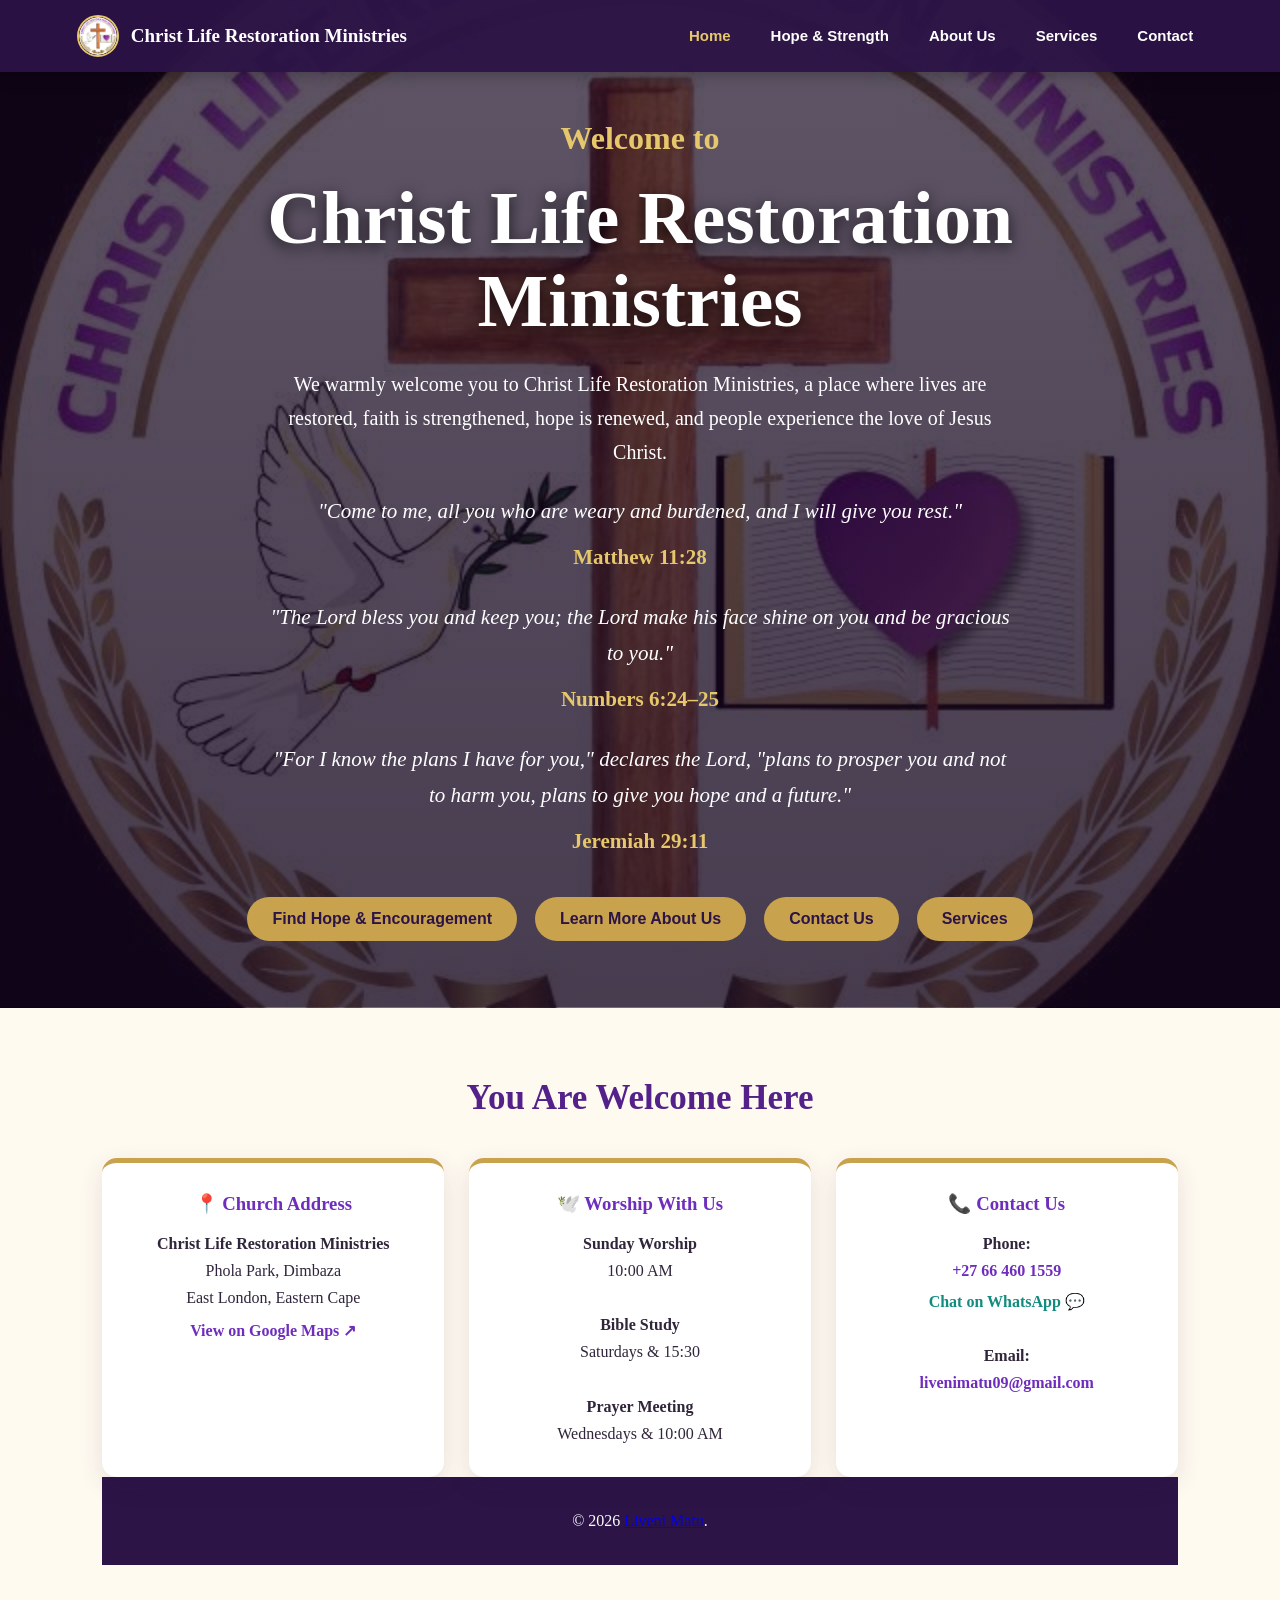
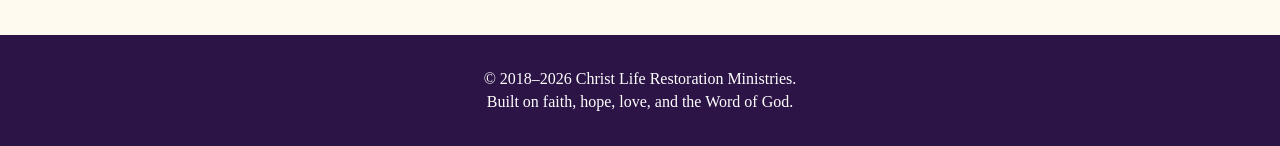
<file: index.html>
<!DOCTYPE html>
<html lang="en">

<head>
    <meta charset="UTF-8">
    <meta http-equiv="refresh" content="0; url=Christ%20Life.html">
    <meta name="viewport" content="width=device-width, initial-scale=1.0">
    <title>Redirecting to Christ Life Restoration Ministries</title>
    <style>
        body {
            margin: 0;
            min-height: 100vh;
            display: grid;
            place-items: center;
            background: #2c1446;
            color: white;
            font-family: Georgia, "Times New Roman", serif;
            text-align: center;
            padding: 20px;
        }

        a {
            color: #e6c76b;
            text-decoration: none;
            font-weight: bold;
        }
    </style>
</head>

<body>
    <div style="max-width: 500px;">
        <img src="church-logo.jpg" alt="Christ Life Restoration Ministries Logo"
            style="width: 80px; height: 80px; border-radius: 50%; border: 3px solid #e6c76b; margin-bottom: 18px; object-fit: cover;">
        <h1 style="font-size: 28px; margin-bottom: 12px;">Christ Life Restoration Ministries</h1>
        <p style="margin-bottom: 16px; opacity: 0.9;">Redirecting to the home page...</p>
        <p><a href="Christ%20Life.html">Click here if you are not redirected automatically.</a></p>
    </div>
    <footer class="site-footer">
        <p>© 2026 <a href="https://livenimatu09@gmail.com">Liveni Matu</a>.</p>
    </footer>
</body>

</html>
</file>
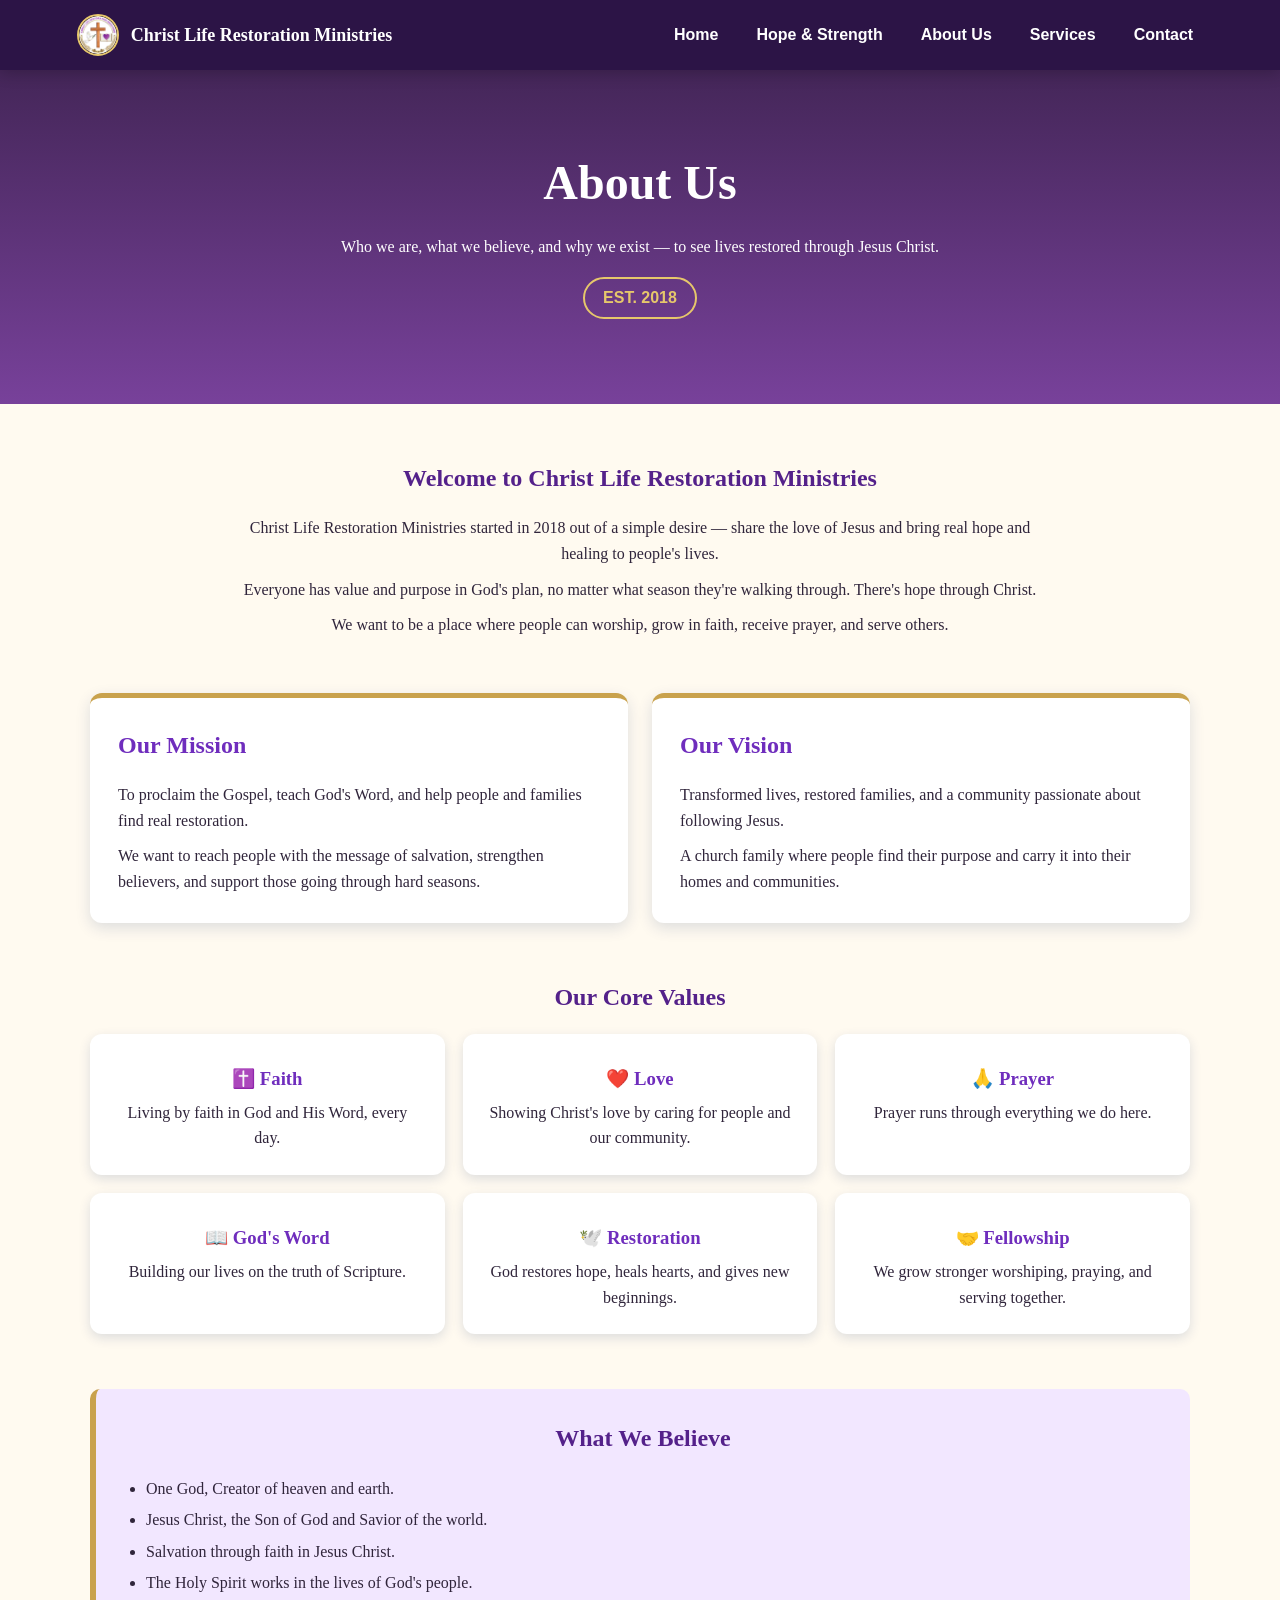
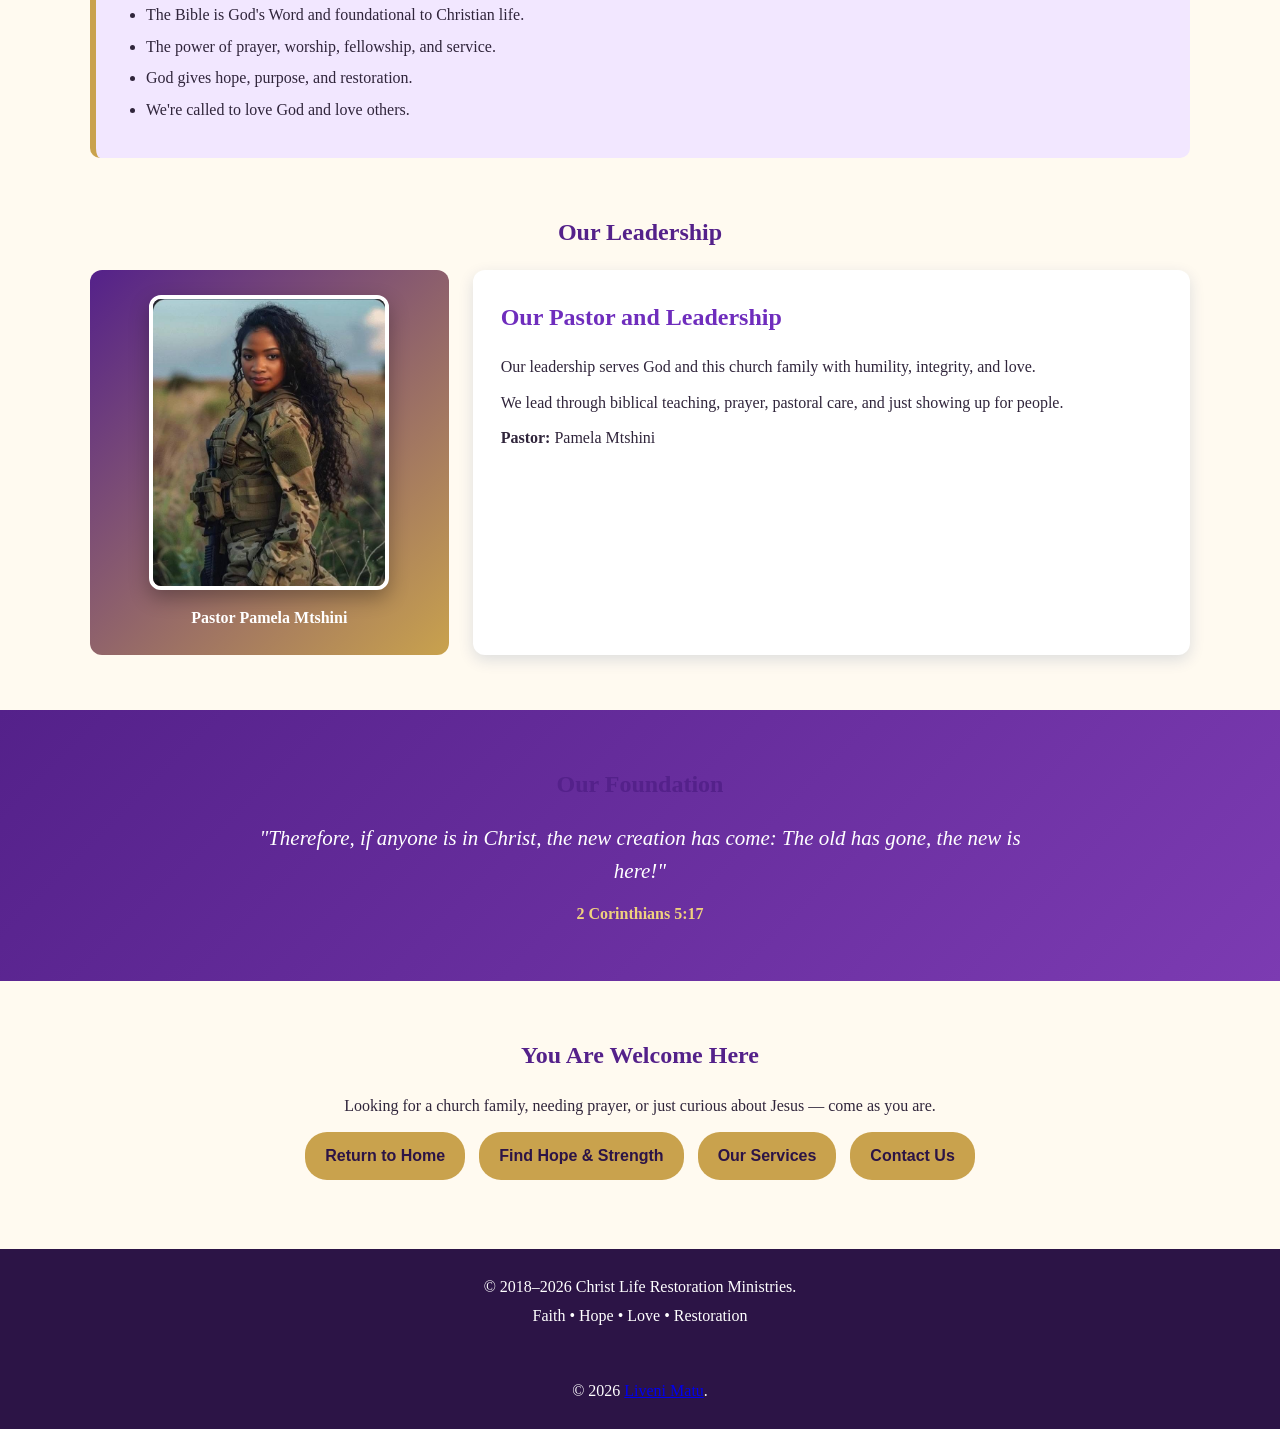
<file: About Us.html>
<!DOCTYPE html>
<html lang="en">

<head>
    <meta charset="UTF-8">
    <meta name="viewport" content="width=device-width, initial-scale=1.0">
    <title>About Us | Christ Life Restoration Ministries</title>
    <style>
        * {
            box-sizing: border-box;
            margin: 0;
            padding: 0;
        }

        body {
            font-family: Georgia, serif;
            background: #fffaf0;
            color: #30253b;
            line-height: 1.6;
        }

        nav {
            display: flex;
            justify-content: space-between;
            align-items: center;
            padding: 14px 6%;
            background: #2c1446;
            position: sticky;
            top: 0;
            z-index: 1000;
            box-shadow: 0 3px 15px rgba(0, 0, 0, 0.2);
        }

        .church-brand {
            display: flex;
            align-items: center;
            gap: 12px;
            color: white;
            font-weight: bold;
            font-size: 18px;
        }

        .nav-logo {
            width: 42px;
            height: 42px;
            border-radius: 50%;
            object-fit: cover;
            border: 2px solid #e6c76b;
            flex-shrink: 0;
        }

        .nav-links {
            display: flex;
            gap: 18px;
            list-style: none;
            flex-wrap: wrap;
            align-items: center;
        }

        .nav-links a {
            color: white;
            text-decoration: none;
            font-family: Arial, sans-serif;
            font-weight: bold;
            padding: 6px 10px;
            border-radius: 6px;
            transition: color 0.3s;
        }

        .nav-links a:hover,
        .active {
            color: #e6c76b;
        }

        header {
            background: linear-gradient(rgba(48, 15, 72, .9), rgba(105, 45, 145, .9));
            color: white;
            text-align: center;
            padding: 75px 20px 85px;
        }

        header h1 {
            font-size: 48px;
            margin-bottom: 12px;
        }

        header p {
            max-width: 650px;
            margin: auto;
        }

        .established {
            display: inline-block;
            margin-top: 18px;
            padding: 6px 18px;
            border: 2px solid #e6c76b;
            border-radius: 25px;
            color: #e6c76b;
            font-family: Arial, sans-serif;
            font-weight: bold;
        }

        main {
            width: 90%;
            max-width: 1100px;
            margin: auto;
            padding: 55px 0;
        }

        h2 {
            text-align: center;
            color: #54218a;
            margin-bottom: 18px;
        }

        .introduction {
            max-width: 800px;
            margin: 0 auto 55px;
            text-align: center;
        }

        .introduction p {
            margin-bottom: 10px;
        }

        .mission-vision {
            display: grid;
            grid-template-columns: repeat(2, 1fr);
            gap: 24px;
            margin-bottom: 55px;
        }

        .main-card {
            background: white;
            padding: 28px;
            border-radius: 12px;
            border-top: 5px solid #c9a24d;
            box-shadow: 0 5px 15px #ddd;
        }

        .main-card h2 {
            color: #6f2dbd;
            text-align: left;
        }

        .main-card p {
            margin-top: 10px;
        }

        .values-grid {
            display: grid;
            grid-template-columns: repeat(3, 1fr);
            gap: 18px;
            margin-bottom: 55px;
        }

        .value-card {
            background: white;
            padding: 24px;
            text-align: center;
            border-radius: 12px;
            box-shadow: 0 4px 12px #ddd;
        }

        .value-card h3 {
            color: #6f2dbd;
            margin: 6px 0;
        }

        .beliefs {
            background: #f2e7ff;
            padding: 30px;
            border-left: 6px solid #c9a24d;
            border-radius: 10px;
            margin-bottom: 55px;
        }

        .beliefs li {
            margin: 6px 0 6px 20px;
        }

        .leadership {
            display: grid;
            grid-template-columns: 1fr 2fr;
            gap: 24px;
            align-items: stretch;
        }

        .leader-photo {
            display: flex;
            flex-direction: column;
            align-items: center;
            justify-content: center;
            text-align: center;
            color: white;
            padding: 25px;
            border-radius: 12px;
            background: linear-gradient(135deg, #54218a, #c9a24d);
        }

        .leader-photo img {
            width: 240px;
            height: 295px;
            max-width: 100%;
            border-radius: 12px;
            border: 4px solid white;
            object-fit: cover;
            object-position: top center;
            margin-bottom: 15px;
            box-shadow: 0 8px 20px rgba(0, 0, 0, 0.3);
        }

        .leader-icon {
            font-size: 55px;
            margin-bottom: 8px;
        }

        .leader-info {
            background: white;
            padding: 28px;
            border-radius: 12px;
            box-shadow: 0 5px 15px #ddd;
        }

        .leader-info h2 {
            text-align: left;
            color: #6f2dbd;
        }

        .leader-info p {
            margin-top: 10px;
        }

        .scripture {
            background: linear-gradient(135deg, #54218a, #7c3bb2);
            color: white;
            text-align: center;
            padding: 55px 20px;
        }

        .scripture blockquote {
            max-width: 800px;
            margin: auto;
            font-size: 21px;
            font-style: italic;
        }

        .scripture cite {
            display: block;
            margin-top: 12px;
            color: #f0d27d;
            font-weight: bold;
            font-style: normal;
        }

        .cta {
            text-align: center;
            padding: 55px 20px;
        }

        .cta p {
            max-width: 700px;
            margin: auto;
        }

        .button {
            display: inline-block;
            margin: 14px 5px;
            padding: 11px 20px;
            border-radius: 22px;
            background: #c9a24d;
            color: #2c1446;
            text-decoration: none;
            font-family: Arial, sans-serif;
            font-weight: bold;
        }

        .button:hover {
            background: #e6c76b;
        }

        footer {
            background: #2c1446;
            color: white;
            text-align: center;
            padding: 22px;
        }

        footer p {
            margin: 3px;
        }

        @media (max-width: 900px) {
            nav {
                flex-direction: column;
                gap: 10px;
            }

            .nav-links {
                flex-wrap: wrap;
                justify-content: center;
            }

            .mission-vision,
            .leadership {
                grid-template-columns: 1fr;
            }

            .values-grid {
                grid-template-columns: repeat(2, 1fr);
            }
        }

        @media (max-width: 600px) {
            header h1 {
                font-size: 36px;
            }

            .values-grid {
                grid-template-columns: 1fr;
            }
        }
    </style>
</head>

<body>

    <nav>
        <div class="church-brand">
            <img src="church-logo.jpg" alt="Christ Life Restoration Ministries Logo" class="nav-logo">
            <span>Christ Life Restoration Ministries</span>
        </div>
        <ul class="nav-links">
            <li><a href="Christ%20Life.html">Home</a></li>
            <li><a href="Hope%20%26%20Strength.html">Hope &amp; Strength</a></li>
            <li><a href="About%20Us.html" class="active">About Us</a></li>
            <li><a href="Services.html">Services</a></li>
            <li><a href="Contacts.html">Contact</a></li>
        </ul>
    </nav>

    <header>
        <h1>About Us</h1>
        <p>Who we are, what we believe, and why we exist — to see lives restored through Jesus Christ.</p>
        <div class="established">EST. 2018</div>
    </header>

    <main>

        <section class="introduction">
            <h2>Welcome to Christ Life Restoration Ministries</h2>
            <p>Christ Life Restoration Ministries started in 2018 out of a simple desire — share the love of Jesus and
                bring real hope and healing to people's lives.</p>
            <p>Everyone has value and purpose in God's plan, no matter what season they're walking through. There's hope
                through Christ.</p>
            <p>We want to be a place where people can worship, grow in faith, receive prayer, and serve others.</p>
        </section>

        <section class="mission-vision">
            <div class="main-card">
                <h2>Our Mission</h2>
                <p>To proclaim the Gospel, teach God's Word, and help people and families find real restoration.</p>
                <p>We want to reach people with the message of salvation, strengthen believers, and support those going
                    through hard seasons.</p>
            </div>
            <div class="main-card">
                <h2>Our Vision</h2>
                <p>Transformed lives, restored families, and a community passionate about following Jesus.</p>
                <p>A church family where people find their purpose and carry it into their homes and communities.</p>
            </div>
        </section>

        <section>
            <h2>Our Core Values</h2>
            <div class="values-grid">
                <div class="value-card">
                    <h3>✝️ Faith</h3>
                    <p>Living by faith in God and His Word, every day.</p>
                </div>
                <div class="value-card">
                    <h3>❤️ Love</h3>
                    <p>Showing Christ's love by caring for people and our community.</p>
                </div>
                <div class="value-card">
                    <h3>🙏 Prayer</h3>
                    <p>Prayer runs through everything we do here.</p>
                </div>
                <div class="value-card">
                    <h3>📖 God's Word</h3>
                    <p>Building our lives on the truth of Scripture.</p>
                </div>
                <div class="value-card">
                    <h3>🕊️ Restoration</h3>
                    <p>God restores hope, heals hearts, and gives new beginnings.</p>
                </div>
                <div class="value-card">
                    <h3>🤝 Fellowship</h3>
                    <p>We grow stronger worshiping, praying, and serving together.</p>
                </div>
            </div>
        </section>

        <section class="beliefs">
            <h2>What We Believe</h2>
            <ul>
                <li>One God, Creator of heaven and earth.</li>
                <li>Jesus Christ, the Son of God and Savior of the world.</li>
                <li>Salvation through faith in Jesus Christ.</li>
                <li>The Holy Spirit works in the lives of God's people.</li>
                <li>The Bible is God's Word and foundational to Christian life.</li>
                <li>The power of prayer, worship, fellowship, and service.</li>
                <li>God gives hope, purpose, and restoration.</li>
                <li>We're called to love God and love others.</li>
            </ul>
        </section>

        <section>
            <h2>Our Leadership</h2>
            <div class="leadership">
                <div class="leader-photo">
                    <img src="Pam.jpg" alt="Pastor Pamela Mtshini">
                    <p><strong>Pastor Pamela Mtshini</strong></p>
                </div>
                <div class="leader-info">
                    <h2>Our Pastor and Leadership</h2>
                    <p>Our leadership serves God and this church family with humility, integrity, and love.</p>
                    <p>We lead through biblical teaching, prayer, pastoral care, and just showing up for people.</p>
                    <p><strong>Pastor:</strong> Pamela Mtshini </p>
                </div>
            </div>
        </section>

    </main>

    <section class="scripture">
        <h2>Our Foundation</h2>
        <blockquote>"Therefore, if anyone is in Christ, the new creation has come: The old has gone, the new is here!"
        </blockquote>
        <cite>2 Corinthians 5:17</cite>
    </section>

    <section class="cta">
        <h2>You Are Welcome Here</h2>
        <p>Looking for a church family, needing prayer, or just curious about Jesus — come as you are.</p>
        <a href="Christ%20Life.html" class="button">Return to Home</a>
        <a href="Hope%20%26%20Strength.html" class="button">Find Hope &amp; Strength</a>
        <a href="Services.html" class="button">Our Services</a>
        <a href="Contacts.html" class="button">Contact Us</a>
    </section>

    <footer>
        <p>&copy; 2018–2026 Christ Life Restoration Ministries.</p>
        <p>Faith • Hope • Love • Restoration</p>
    </footer>
    <footer class="site-footer">
        <p>© 2026 <a href="https://livenimatu09@gmail.com">Liveni Matu</a>.</p>
    </footer>

</body>

</html>
</file>
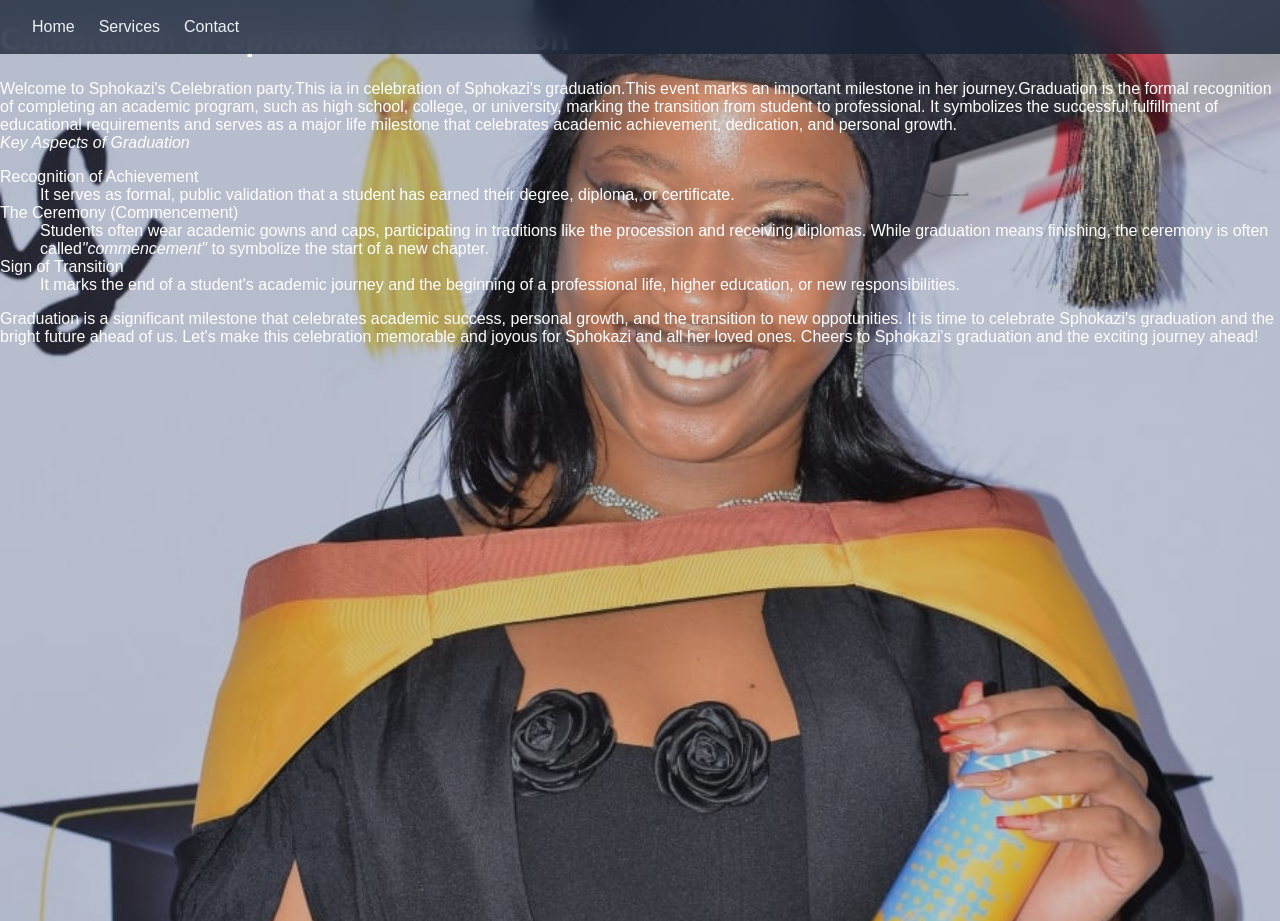
<file: about4.html>
<!DOCTYPE html>
<html>
	<head>
	<title>Liveni's Page</title>
   <link rel="stylesheet" href="style4.css">
	</head>
	<body>
	<nav class="navbar">
    <ul class="nav-links">
            <li><a href="index4.html">Home</a></li>
            <li><a href="services4.html">Services</a></li>
            <li><a href="contact4.html">Contact</a></li>
        </ul>
    </nav>
	<h1>Celebration of Sphokazi's Graduation</h1>
	  <p>Welcome to Sphokazi's Celebration party.This ia in celebration of Sphokazi's graduation.This event marks an important milestone in her journey.Graduation is the formal recognition of completing an academic program, such as high school, college, or university, marking the transition from student to professional. It symbolizes the successful fulfillment of educational requirements and serves as a major life milestone that celebrates academic achievement, dedication, and personal growth.<br>
<em>Key Aspects of Graduation</em>
<dl>
    <dt>Recognition of Achievement</dt><dd> It serves as formal, public validation that a student has earned their degree, diploma, or certificate.</dd>
    <dt>The Ceremony (Commencement)</dt><dd> Students often wear academic gowns and caps, participating in traditions like the procession and receiving diplomas. While graduation means finishing, the ceremony is often called<em>"commencement"</em> to symbolize the start of a new chapter.</dd>
     <dt>Sign of Transition</dt><dd> It marks the end of a student's academic journey and the beginning of a professional life, higher education, or new responsibilities.</dd>
     </dl>
     <p>Graduation is a significant milestone that celebrates academic success, personal growth, and the transition to new oppotunities. It is time to celebrate Sphokazi's graduation and the bright future ahead of us. Let's make this celebration memorable and joyous for Sphokazi and all her loved ones. Cheers to Sphokazi's graduation and the exciting journey ahead!
     </p>
    </body>
    </html>
</file>
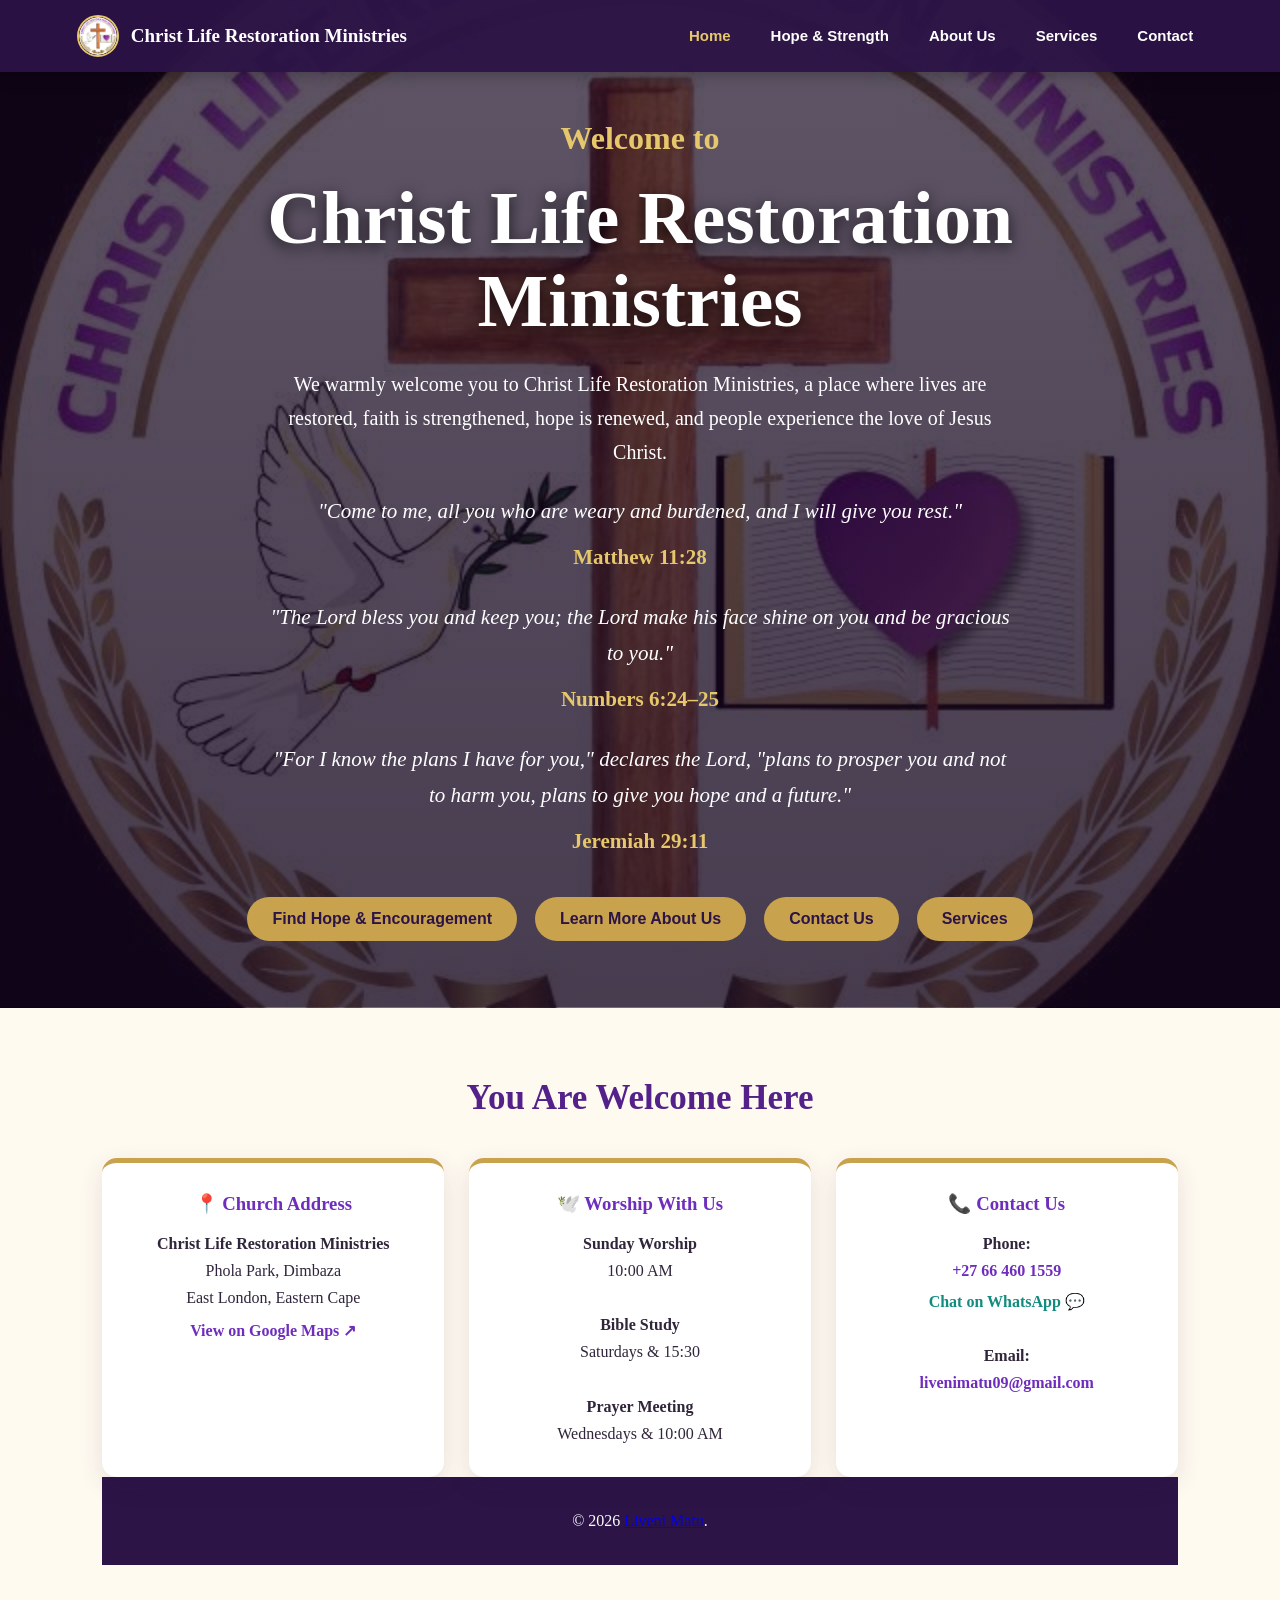
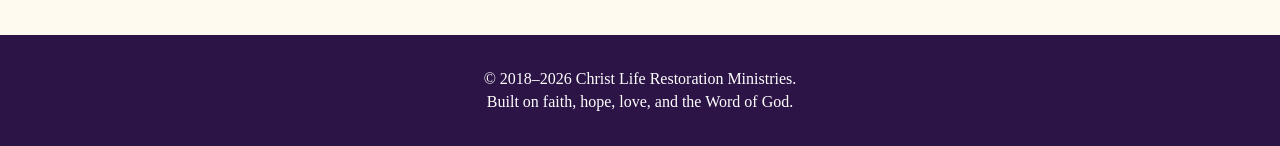
<file: Christ Life.html>
<!DOCTYPE html>
<html lang="en">

<head>
    <meta charset="UTF-8">

    <!-- Makes the website responsive on phones and tablets -->
    <meta name="viewport" content="width=device-width, initial-scale=1.0">

    <title>Christ Life Restoration Ministries</title>

    <style>
        /* ==============================
           GENERAL PAGE STYLING
           ============================== */

        * {
            margin: 0;
            padding: 0;
            box-sizing: border-box;
        }

        html {
            scroll-behavior: smooth;
        }

        body {
            font-family: Georgia, "Times New Roman", serif;
            color: #ffffff;
            background: #2c1446;
        }

        /* ==============================
           NAVIGATION BAR
           ============================== */

        nav {
            position: fixed;
            top: 0;
            left: 0;
            width: 100%;
            z-index: 1000;

            display: flex;
            justify-content: space-between;
            align-items: center;

            padding: 15px 6%;

            background: rgba(44, 20, 70, 0.95);
            box-shadow: 0 3px 15px rgba(0, 0, 0, 0.25);
        }

        .logo-brand {
            display: flex;
            align-items: center;
            gap: 12px;
            font-size: 19px;
            font-weight: bold;
            color: #ffffff;
        }

        .nav-logo {
            width: 42px;
            height: 42px;
            border-radius: 50%;
            object-fit: cover;
            border: 2px solid #e6c76b;
            flex-shrink: 0;
        }

        nav ul {
            display: flex;
            list-style: none;
            gap: 20px;
            flex-wrap: wrap;
            align-items: center;
        }

        nav ul li a {
            color: white;
            text-decoration: none;
            font-family: Arial, sans-serif;
            font-size: 15px;
            font-weight: bold;
            padding: 6px 10px;
            border-radius: 6px;
            transition: color 0.3s;
        }

        nav ul li a:hover,
        nav ul li a.active {
            color: #e6c76b;
        }

        /* ==============================
           HERO / COVER SECTION
           ============================== */

        .hero {
            min-height: 100vh;

            display: flex;
            justify-content: center;
            align-items: center;

            text-align: center;

            padding: 120px 20px 60px;

            background-image:
                linear-gradient(rgba(20, 5, 30, 0.68),
                    rgba(20, 5, 30, 0.78)),
                url("church-logo.jpg");

            background-size: cover;
            background-position: center;
            background-repeat: no-repeat;
        }

        .hero-content {
            max-width: 900px;
        }

        .hero h1 {
            font-size: clamp(40px, 6vw, 75px);
            line-height: 1.1;

            margin-bottom: 25px;

            text-shadow:
                0 4px 15px rgba(0, 0, 0, 0.7);
        }

        .hero h2 {
            color: #e6c76b;
            font-size: clamp(20px, 3vw, 32px);
            margin-bottom: 20px;
        }

        .welcome {
            font-size: 20px;
            line-height: 1.7;

            max-width: 750px;
            margin: 0 auto 25px;
        }

        /* ==============================
           BIBLE VERSE
           ============================== */

        .verse {
            max-width: 750px;
            margin: 25px auto;

            font-size: 21px;
            font-style: italic;
            line-height: 1.7;
        }

        .reference {
            display: block;

            margin-top: 10px;

            color: #e6c76b;
            font-style: normal;
            font-weight: bold;
        }

        /* ==============================
           BUTTONS
           ============================== */

        .buttons {
            margin-top: 30px;
        }

        .button {
            display: inline-block;

            padding: 13px 25px;
            margin: 7px;

            border-radius: 30px;

            background: #c9a24d;
            color: #2c1446;

            text-decoration: none;

            font-family: Arial, sans-serif;
            font-weight: bold;

            transition: 0.3s;
        }

        .button:hover {
            background: #f0d27d;
            transform: translateY(-3px);
        }

        /* ==============================
           INFORMATION SECTION
           ============================== */

        .information {
            background: #fffaf0;
            color: #30253b;

            padding: 70px 8%;

            text-align: center;
        }

        .information h2 {
            color: #54218a;
            font-size: 35px;
            margin-bottom: 40px;
        }

        .info-container {
            display: grid;

            grid-template-columns:
                repeat(3, 1fr);

            gap: 25px;

            max-width: 1100px;
            margin: auto;
        }

        .info-box {
            background: white;

            padding: 30px;

            border-radius: 15px;

            border-top: 5px solid #c9a24d;

            box-shadow:
                0 8px 25px rgba(50, 25, 70, 0.12);
        }

        .info-box h3 {
            color: #6f2dbd;
            margin-bottom: 15px;
        }

        .info-box p {
            line-height: 1.7;
        }

        /* ==============================
           FOOTER
           ============================== */

        footer {
            background: #2c1446;

            color: white;

            text-align: center;

            padding: 30px 20px;
        }

        footer p {
            margin: 5px;
        }

        /* ==============================
           MOBILE RESPONSIVE DESIGN
           ============================== */

        @media (max-width: 800px) {

            nav {
                flex-direction: column;
                gap: 12px;
            }

            nav ul {
                flex-wrap: wrap;
                justify-content: center;
                gap: 12px 18px;
            }

            .hero {
                padding-top: 160px;
            }

            .info-container {
                grid-template-columns: 1fr;
            }

            .hero h1 {
                font-size: 42px;
            }

            .welcome {
                font-size: 18px;
            }

            .verse {
                font-size: 18px;
            }
        }
    </style>
</head>

<body>

    <!-- ==================================
         NAVIGATION
         ================================== -->

    <nav>

        <div class="logo-brand">
            <img src="church-logo.jpg" alt="Christ Life Restoration Ministries Logo" class="nav-logo">
            <span>Christ Life Restoration Ministries</span>
        </div>

        <ul>
            <li>
                <a href="Christ%20Life.html" class="active">Home</a>
            </li>

            <li>
                <a href="Hope%20%26%20Strength.html">
                    Hope &amp; Strength
                </a>
            </li>

            <li>
                <a href="About%20Us.html">
                    About Us
                </a>
            </li>

            <li>
                <a href="Services.html">
                    Services
                </a>
            </li>

            <li>
                <a href="Contacts.html">
                    Contact
                </a>
            </li>
        </ul>

    </nav>


    <!-- ==================================
         COVER / HERO PAGE
         ================================== -->

    <section class="hero">

        <div class="hero-content">

            <h2>
                Welcome to
            </h2>

            <h1>
                Christ Life Restoration Ministries
            </h1>

            <p class="welcome">
                We warmly welcome you to Christ Life Restoration Ministries,
                a place where lives are restored, faith is strengthened,
                hope is renewed, and people experience the love of Jesus Christ.
            </p>


            <!-- Bible Verse 1 -->

            <p class="verse">

                "Come to me, all you who are weary and burdened,
                and I will give you rest."

                <span class="reference">
                    Matthew 11:28
                </span>

            </p>


            <!-- Bible Verse 2 -->

            <p class="verse">

                "The Lord bless you and keep you;
                the Lord make his face shine on you
                and be gracious to you."

                <span class="reference">
                    Numbers 6:24–25
                </span>

            </p>


            <!-- Bible Verse 3 -->

            <p class="verse">

                "For I know the plans I have for you,"
                declares the Lord,
                "plans to prosper you and not to harm you,
                plans to give you hope and a future."

                <span class="reference">
                    Jeremiah 29:11
                </span>

            </p>


            <!-- Buttons -->

            <div class="buttons">

                <a href="Hope%20%26%20Strength.html" class="button">
                    Find Hope &amp; Encouragement
                </a>

                <a href="About%20Us.html" class="button">
                    Learn More About Us
                </a>

                <a href="Contacts.html" class="button">
                    Contact Us
                </a>

                <a href="Services.html" class="button">
                    Services
                </a>
            </div>

        </div>

    </section>


    <!-- ==================================
         CHURCH INFORMATION
         ================================== -->

    <section class="information">

        <h2>
            You Are Welcome Here
        </h2>


        <div class="info-container">


            <!-- ADDRESS -->

            <div class="info-box">

                <h3>
                    📍 Church Address
                </h3>

                <p>
                    <strong>
                        Christ Life Restoration Ministries
                    </strong>
                    <br>
                    Phola Park, Dimbaza
                    <br>
                    East London, Eastern Cape
                    <br>
                    <a href="https://maps.google.com/?q=Phola+Park,+Dimbaza,+East+London" target="_blank"
                        rel="noopener noreferrer"
                        style="color:#6f2dbd;font-weight:bold;text-decoration:none;display:inline-block;margin-top:6px;">
                        View on Google Maps ↗
                    </a>
                </p>

            </div>


            <!-- SERVICE TIMES -->

            <div class="info-box">

                <h3>
                    🕊️ Worship With Us
                </h3>

                <p>

                    <strong>
                        Sunday Worship
                    </strong>
                    <br>

                    10:00 AM

                    <br><br>

                    <strong>
                        Bible Study
                    </strong>
                    <br>

                    Saturdays &amp; 15:30

                    <br><br>

                    <strong>
                        Prayer Meeting
                    </strong>
                    <br>

                    Wednesdays &amp; 10:00 AM

                </p>

            </div>


            <!-- CONTACT -->

            <div class="info-box">

                <h3>
                    📞 Contact Us
                </h3>

                <p>
                    <strong>
                        Phone:
                    </strong>
                    <br>
                    <a href="tel:+27664601559" style="color:#6f2dbd;font-weight:bold;text-decoration:none;">+27 66 460
                        1559</a>
                    <br>
                    <a href="https://wa.me/27664601559" target="_blank" rel="noopener noreferrer"
                        style="color:#128c7e;font-weight:bold;text-decoration:none;display:inline-block;margin-top:4px;">
                        Chat on WhatsApp 💬
                    </a>

                    <br><br>

                    <strong>
                        Email:
                    </strong>
                    <br>
                    <a href="mailto:livenimatu09@gmail.com"
                        style="color:#6f2dbd;font-weight:bold;text-decoration:none;">livenimatu09@gmail.com</a>
                </p>

            </div>

        </div>
        <footer class="site-footer">
            <p>© 2026 <a href="https://livenimatu09@gmail.com">Liveni Matu</a>.</p>
        </footer>

    </section>


    <!-- ==================================
         FOOTER
         ================================== -->

    <footer>

        <p>
            &copy; 2018–2026
            Christ Life Restoration Ministries.
        </p>

        <p>
            Built on faith, hope, love, and the Word of God.
        </p>

    </footer>

</body>

</html>
</file>
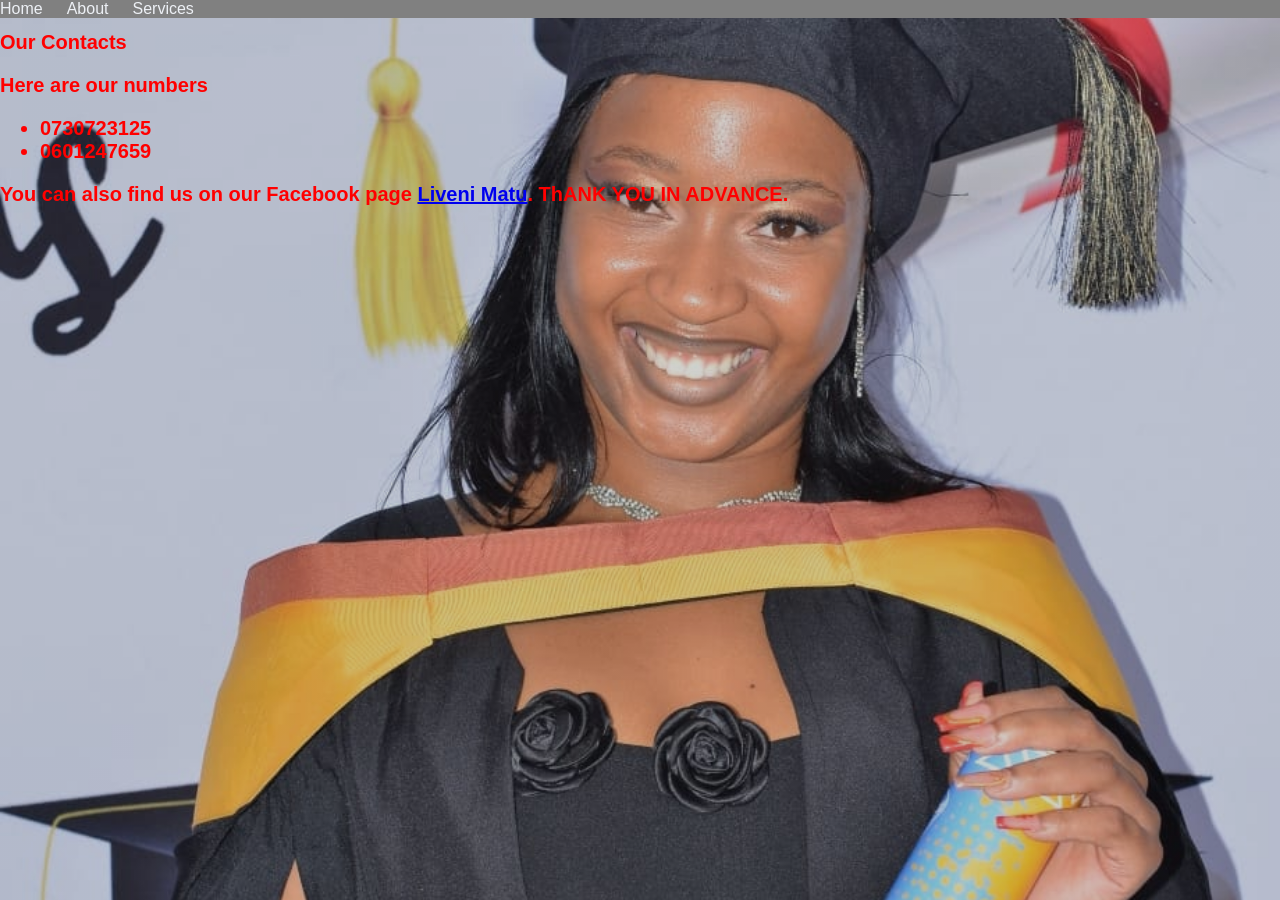
<file: contact4.html>
<!DOCTYPE html>
<html>
	<head>
		<title>Our Contacts</title>
         <link rel="stylesheet" href="style4.css">
		<style>
		h1{
		color:red;font-size:20px;
		text-align:left;
		}
		p{
		font-weight:bold;
		}
		ol{
		list-style-type: none;
		background:grey;
		padding:18px;
		margin:23px;
		text-align: left;
		}
		</style>
	</head>
    <body>
        <ol class="nav-links">
            <li><a href="index4.html">Home</a></li>
            <li><a href="about4.html">About</a></li>
            <li><a href="services4.html">Services</a></li>
		</ol>
    </nav>
	<h1>Our Contacts<h1>
		<p>Here are our numbers</p>
	<ul>
	<li>0730723125</li>
	<li>0601247659</li>
	</ul>
	<p>You can also find us on our Facebook page <a href="https://www.facebook.com/login/">Liveni Matu</a>. ThANK YOU IN ADVANCE.</p>
	</body>
	</html>
</file>
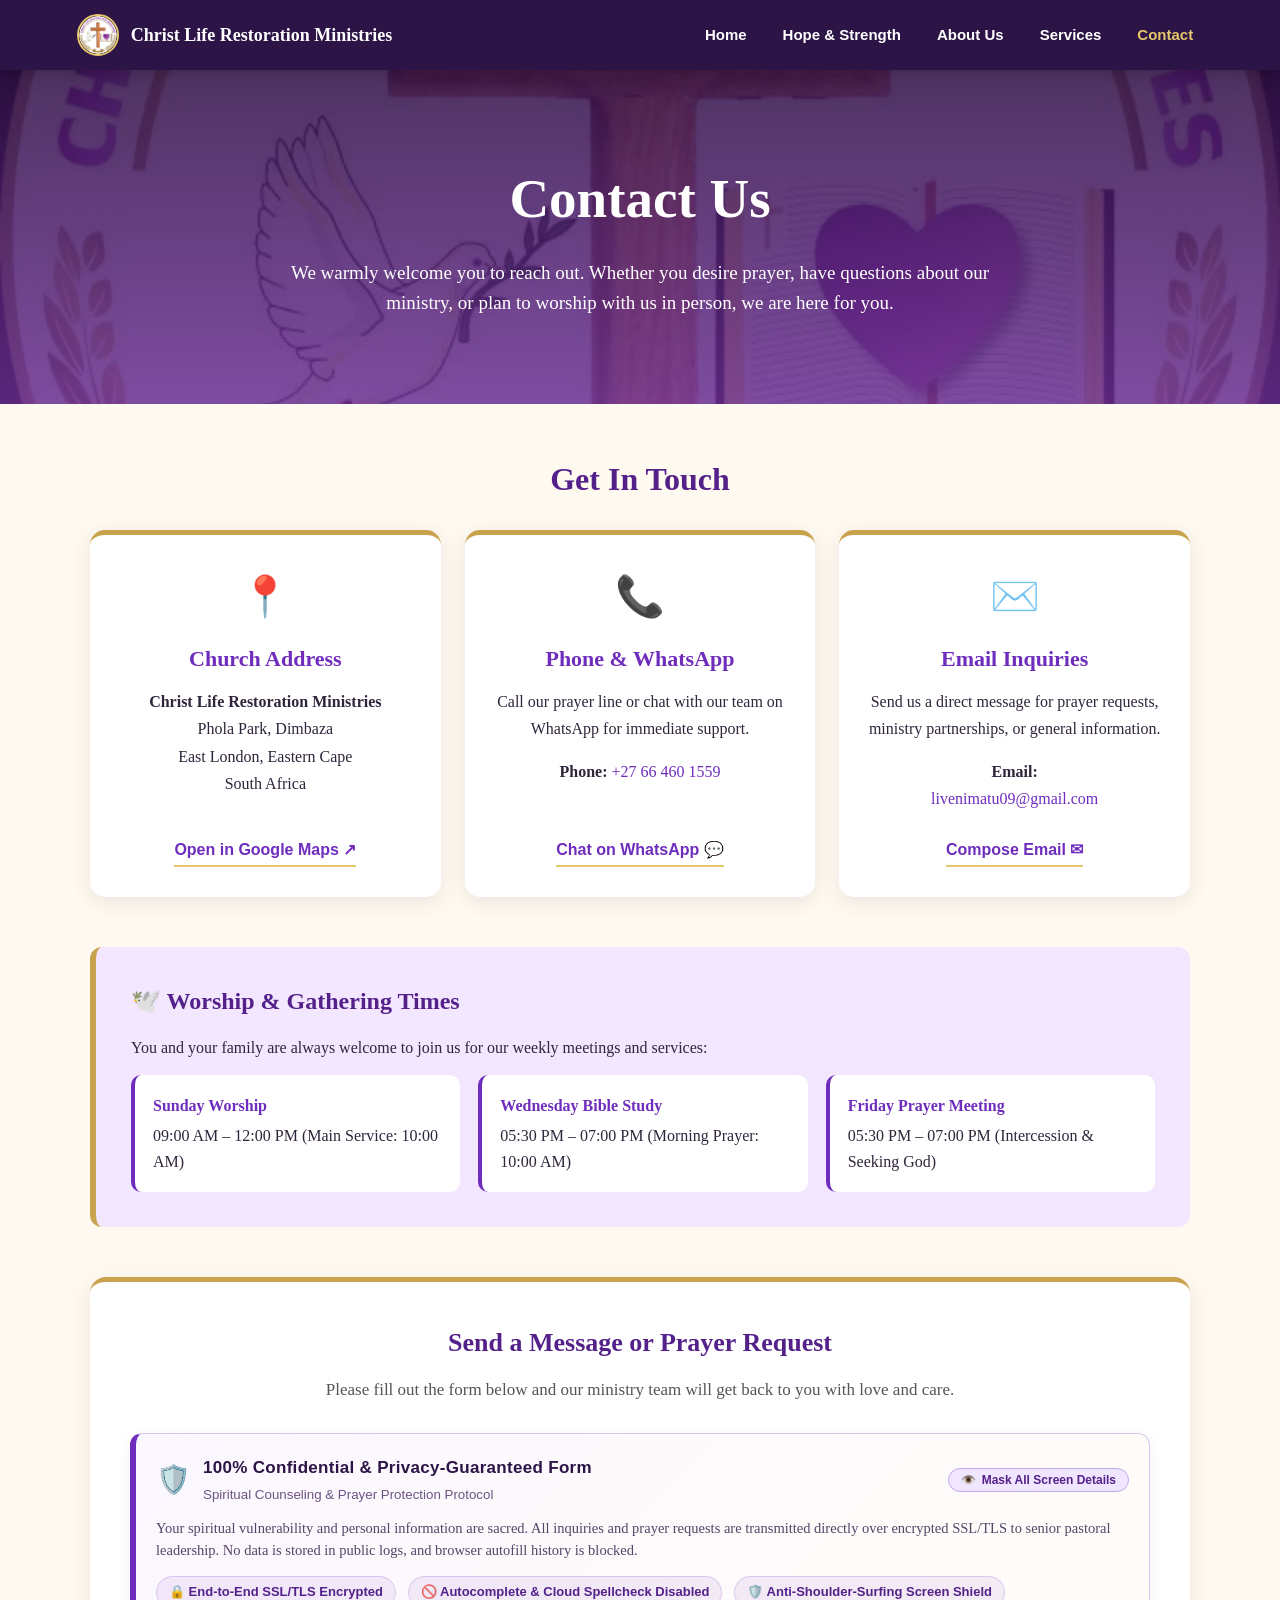
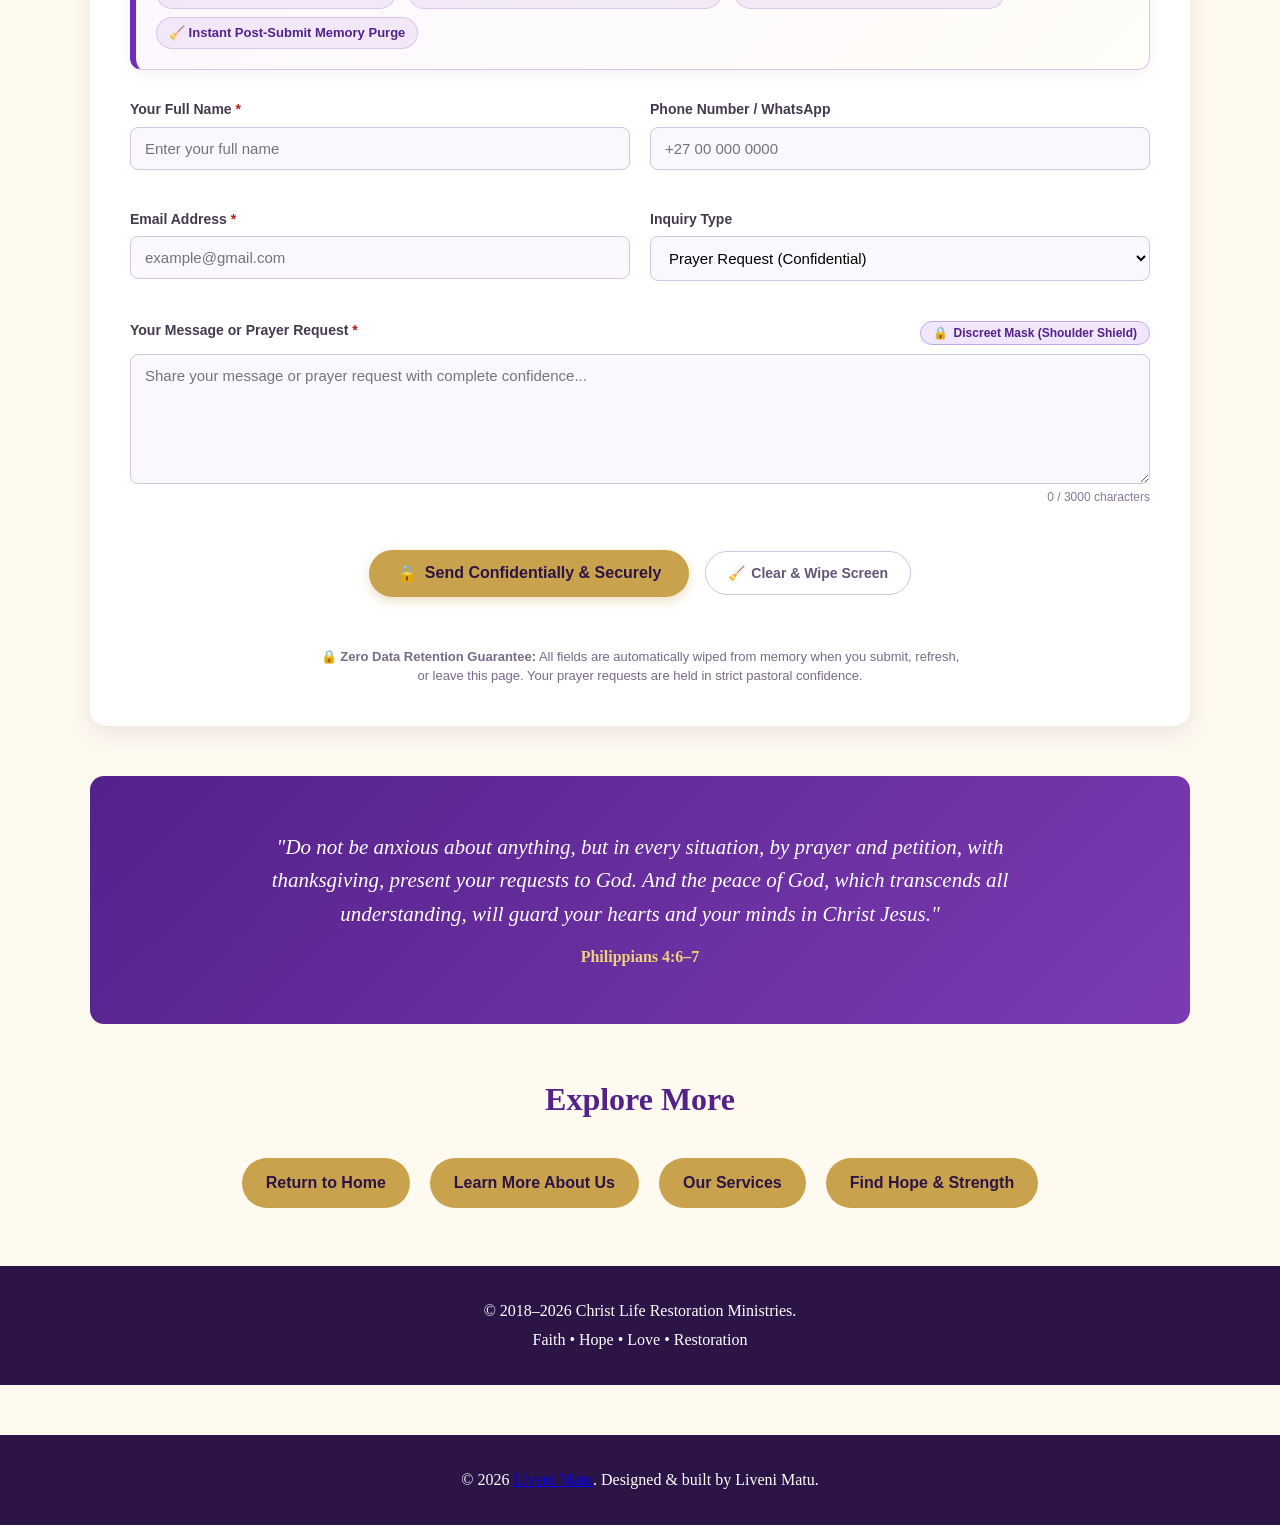
<file: Contacts.html>
<!DOCTYPE html>
<html lang="en">

<head>
    <meta charset="UTF-8">
    <meta name="viewport" content="width=device-width, initial-scale=1.0">
    <title>Contact Us | Christ Life Restoration Ministries</title>
    <style>
        * {
            box-sizing: border-box;
            margin: 0;
            padding: 0;
        }

        body {
            font-family: Georgia, "Times New Roman", serif;
            background: #fffaf0;
            color: #30253b;
            line-height: 1.6;
        }

        nav {
            background: #2c1446;
            color: white;
            padding: 14px 6%;
            display: flex;
            justify-content: space-between;
            align-items: center;
            position: sticky;
            top: 0;
            z-index: 1000;
            box-shadow: 0 3px 15px rgba(0, 0, 0, 0.2);
        }

        .nav-brand {
            display: flex;
            align-items: center;
            gap: 12px;
            font-size: 18px;
            font-weight: bold;
        }

        .nav-logo {
            width: 42px;
            height: 42px;
            border-radius: 50%;
            object-fit: cover;
            border: 2px solid #e6c76b;
            flex-shrink: 0;
        }

        .nav-links {
            display: flex;
            gap: 16px;
            list-style: none;
            align-items: center;
            flex-wrap: wrap;
        }

        nav a {
            color: white;
            text-decoration: none;
            font-family: Arial, sans-serif;
            font-size: 15px;
            font-weight: bold;
            padding: 6px 10px;
            border-radius: 6px;
            transition: color 0.3s ease;
        }

        nav a:hover,
        .active {
            color: #e6c76b;
        }

        header {
            background: linear-gradient(rgba(48, 15, 72, .85), rgba(105, 45, 145, .85)), url("church-logo.jpg") center/cover no-repeat;
            color: white;
            text-align: center;
            padding: 85px 20px;
        }

        header h1 {
            font-size: clamp(36px, 5vw, 55px);
            margin-bottom: 15px;
        }

        header p {
            max-width: 720px;
            margin: 0 auto;
            font-size: 19px;
        }

        main {
            width: 90%;
            max-width: 1100px;
            margin: 50px auto;
        }

        h2 {
            text-align: center;
            color: #54218a;
            margin-bottom: 25px;
            font-size: 32px;
        }

        .contact-grid {
            display: grid;
            grid-template-columns: repeat(3, 1fr);
            gap: 24px;
            margin-bottom: 50px;
        }

        .contact-card {
            background: white;
            padding: 30px 24px;
            text-align: center;
            border-radius: 15px;
            border-top: 5px solid #c9a24d;
            box-shadow: 0 5px 20px rgba(50, 25, 70, 0.1);
            display: flex;
            flex-direction: column;
            justify-content: space-between;
        }

        .contact-icon {
            font-size: 40px;
            margin-bottom: 12px;
        }

        .contact-card h3 {
            color: #6f2dbd;
            margin-bottom: 12px;
            font-size: 22px;
        }

        .contact-card p {
            font-size: 16px;
            margin-bottom: 15px;
            line-height: 1.7;
        }

        .contact-card a.link-action {
            display: inline-block;
            margin-top: 10px;
            color: #6f2dbd;
            font-weight: bold;
            text-decoration: none;
            font-family: Arial, sans-serif;
            border-bottom: 2px solid #e6c76b;
            padding-bottom: 2px;
            transition: color 0.2s ease;
        }

        .contact-card a.link-action:hover {
            color: #c9a24d;
        }

        .contact-form-section {
            background: white;
            border-radius: 16px;
            padding: 40px;
            box-shadow: 0 8px 25px rgba(50, 25, 70, 0.1);
            border-top: 5px solid #c9a24d;
            margin-bottom: 50px;
        }

        .contact-form-section h3 {
            color: #54218a;
            font-size: 26px;
            margin-bottom: 12px;
            text-align: center;
        }

        .contact-form-section p.subtitle {
            text-align: center;
            margin-bottom: 30px;
            color: #555;
            font-size: 17px;
        }

        .form-grid {
            display: grid;
            grid-template-columns: 1fr 1fr;
            gap: 20px;
        }

        .form-group {
            display: flex;
            flex-direction: column;
            margin-bottom: 18px;
        }

        .form-group.full-width {
            grid-column: 1 / -1;
        }

        label {
            font-family: Arial, sans-serif;
            font-weight: bold;
            font-size: 14px;
            margin-bottom: 6px;
            color: #443a4e;
        }

        input,
        select,
        textarea {
            padding: 12px 14px;
            border: 1px solid #d4c5e2;
            border-radius: 8px;
            font-family: Arial, sans-serif;
            font-size: 15px;
            background: #faf7fd;
            transition: border-color 0.3s;
        }

        input:focus,
        select:focus,
        textarea:focus {
            outline: none;
            border-color: #6f2dbd;
            background: #ffffff;
        }

        textarea {
            resize: vertical;
            min-height: 130px;
        }

        /* SECURITY & PRIVACY ENHANCEMENTS */
        .security-badge-banner {
            background: linear-gradient(135deg, #fbf7ff, #fffdf8);
            border: 1.5px solid #d9c4ee;
            border-left: 6px solid #6f2dbd;
            border-radius: 12px;
            padding: 20px;
            margin-bottom: 28px;
            box-shadow: 0 4px 15px rgba(84, 33, 138, 0.06);
        }

        .security-badge-top {
            display: flex;
            justify-content: space-between;
            align-items: center;
            gap: 15px;
            margin-bottom: 10px;
            flex-wrap: wrap;
        }

        .security-badge-header {
            display: flex;
            align-items: center;
            gap: 12px;
        }

        .security-badge-icon {
            font-size: 28px;
            line-height: 1;
        }

        .security-badge-title {
            font-size: 17px;
            font-weight: bold;
            color: #2c1446;
            font-family: Arial, sans-serif;
            letter-spacing: 0.3px;
        }

        .security-badge-desc {
            font-size: 14.5px;
            color: #554466;
            line-height: 1.55;
            margin-bottom: 14px;
        }

        .security-features-list {
            display: flex;
            flex-wrap: wrap;
            gap: 8px 12px;
            list-style: none;
            padding: 0;
            margin: 0;
        }

        .security-feature-tag {
            display: inline-flex;
            align-items: center;
            gap: 6px;
            background: rgba(111, 45, 189, 0.08);
            color: #54218a;
            font-size: 13px;
            font-family: Arial, sans-serif;
            font-weight: 600;
            padding: 5px 12px;
            border-radius: 20px;
            border: 1px solid rgba(111, 45, 189, 0.18);
        }

        /* Label Row & Privacy Masking */
        .label-row {
            display: flex;
            justify-content: space-between;
            align-items: center;
            margin-bottom: 6px;
            flex-wrap: wrap;
            gap: 6px;
        }

        .privacy-toggle-btn {
            background: #f0e6ff;
            color: #54218a;
            border: 1px solid #c4a7e7;
            border-radius: 20px;
            padding: 4px 12px;
            font-size: 12px;
            font-family: Arial, sans-serif;
            font-weight: bold;
            cursor: pointer;
            transition: all 0.2s ease;
            display: inline-flex;
            align-items: center;
            gap: 6px;
        }

        .privacy-toggle-btn:hover {
            background: #dec8f8;
            color: #2c1446;
            border-color: #6f2dbd;
        }

        .privacy-toggle-btn.active {
            background: #2c1446;
            color: #f0d27d;
            border-color: #c9a24d;
            box-shadow: 0 2px 8px rgba(44, 20, 70, 0.25);
        }

        /* Anti-Shoulder-Surfing Blur / Mask */
        .privacy-masked {
            filter: blur(5px) !important;
            user-select: none !important;
            transition: filter 0.2s ease;
        }

        .privacy-masked:focus {
            filter: blur(3px) !important;
        }

        /* Action Buttons Row */
        .form-actions-wrapper {
            display: flex;
            flex-direction: column;
            align-items: center;
            gap: 16px;
            margin-top: 25px;
        }

        .form-buttons-row {
            display: flex;
            gap: 16px;
            justify-content: center;
            align-items: center;
            flex-wrap: wrap;
            width: 100%;
        }

        .submit-btn {
            background: #c9a24d;
            color: #2c1446;
            font-family: Arial, sans-serif;
            font-weight: bold;
            font-size: 16px;
            padding: 14px 28px;
            border: none;
            border-radius: 30px;
            cursor: pointer;
            transition: all 0.3s ease;
            display: inline-flex;
            align-items: center;
            gap: 8px;
            box-shadow: 0 4px 12px rgba(201, 162, 77, 0.35);
        }

        .submit-btn:hover:not(:disabled) {
            background: #e6c76b;
            transform: translateY(-2px);
            box-shadow: 0 6px 16px rgba(201, 162, 77, 0.45);
        }

        .submit-btn:disabled {
            opacity: 0.7;
            cursor: not-allowed;
            transform: none;
        }

        .wipe-btn {
            background: transparent;
            color: #645577;
            font-family: Arial, sans-serif;
            font-weight: bold;
            font-size: 14px;
            padding: 13px 22px;
            border: 1.5px solid #d4c5e2;
            border-radius: 30px;
            cursor: pointer;
            transition: all 0.2s ease;
            display: inline-flex;
            align-items: center;
            gap: 6px;
        }

        .wipe-btn:hover {
            background: #fdf5f5;
            color: #b71c1c;
            border-color: #ef9a9a;
        }

        .privacy-assurance-footer {
            text-align: center;
            font-size: 13px;
            color: #776a88;
            font-family: Arial, sans-serif;
            max-width: 650px;
            margin: 0 auto;
            line-height: 1.5;
        }

        .wipe-toast {
            font-size: 13px;
            color: #2e7d32;
            font-weight: bold;
            font-family: Arial, sans-serif;
            opacity: 0;
            transition: opacity 0.3s ease;
            height: 18px;
        }

        .wipe-toast.show {
            opacity: 1;
        }

        /* Status & Feedback Alerts */
        .form-status {
            padding: 16px 20px;
            border-radius: 10px;
            margin-bottom: 22px;
            font-family: Arial, sans-serif;
            font-size: 15px;
            line-height: 1.5;
            display: none;
            animation: fadeIn 0.3s ease;
        }

        @keyframes fadeIn {
            from {
                opacity: 0;
                transform: translateY(-6px);
            }

            to {
                opacity: 1;
                transform: translateY(0);
            }
        }

        .form-status.success {
            background: #eef9f2;
            color: #1b5e20;
            border: 1.5px solid #a5d6a7;
            border-left: 6px solid #2e7d32;
        }

        .form-status.error {
            background: #fdf2f2;
            color: #b71c1c;
            border: 1.5px solid #ef9a9a;
            border-left: 6px solid #c62828;
        }

        .form-status.warning {
            background: #fff8e1;
            color: #e65100;
            border: 1.5px solid #ffe082;
            border-left: 6px solid #ff8f00;
        }

        /* Success Confirmation Card */
        .submission-success-card {
            background: linear-gradient(135deg, #ffffff, #faf6ff);
            border: 2px solid #c9a24d;
            border-radius: 14px;
            padding: 40px 25px;
            text-align: center;
            box-shadow: 0 10px 30px rgba(84, 33, 138, 0.12);
            animation: fadeIn 0.4s ease;
            display: none;
        }

        .success-seal {
            width: 72px;
            height: 72px;
            line-height: 72px;
            border-radius: 50%;
            background: #2c1446;
            color: #e6c76b;
            font-size: 34px;
            margin: 0 auto 18px;
            box-shadow: 0 4px 15px rgba(44, 20, 70, 0.25);
            display: flex;
            align-items: center;
            justify-content: center;
        }

        .submission-success-card h4 {
            color: #2c1446;
            font-size: 26px;
            margin-bottom: 12px;
        }

        .submission-success-card p {
            color: #4a3d58;
            font-size: 16px;
            line-height: 1.6;
            max-width: 650px;
            margin: 0 auto 18px;
        }

        .security-cleared-pill {
            display: inline-block;
            background: #e8f5e9;
            color: #2e7d32;
            font-family: Arial, sans-serif;
            font-size: 13.5px;
            font-weight: bold;
            padding: 7px 16px;
            border-radius: 20px;
            margin-bottom: 24px;
            border: 1px solid #c8e6c9;
        }

        .new-message-btn {
            background: #6f2dbd;
            color: white;
            font-family: Arial, sans-serif;
            font-weight: bold;
            font-size: 15px;
            padding: 13px 26px;
            border: none;
            border-radius: 25px;
            cursor: pointer;
            transition: all 0.3s ease;
        }

        .new-message-btn:hover {
            background: #54218a;
            transform: translateY(-2px);
        }

        .field-char-count {
            font-size: 12px;
            color: #887899;
            font-family: Arial, sans-serif;
            text-align: right;
            margin-top: 4px;
        }

        .times-box {
            background: #f2e7ff;
            padding: 35px;
            border-left: 6px solid #c9a24d;
            border-radius: 12px;
            margin-bottom: 50px;
        }

        .times-box h3 {
            color: #54218a;
            font-size: 24px;
            margin-bottom: 15px;
        }

        .times-list {
            list-style: none;
            display: grid;
            grid-template-columns: repeat(3, 1fr);
            gap: 18px;
            margin-top: 15px;
        }

        .times-list li {
            background: white;
            padding: 18px;
            border-radius: 10px;
            border-left: 4px solid #6f2dbd;
        }

        .times-list strong {
            display: block;
            color: #6f2dbd;
            margin-bottom: 4px;
        }

        .verse-section {
            background: linear-gradient(135deg, #54218a, #7c3bb2);
            color: white;
            text-align: center;
            padding: 55px 20px;
            border-radius: 14px;
            margin-bottom: 50px;
        }

        .verse-section blockquote {
            max-width: 800px;
            margin: 0 auto;
            font-size: 21px;
            font-style: italic;
        }

        .verse-section cite {
            display: block;
            margin-top: 12px;
            color: #f0d27d;
            font-weight: bold;
            font-style: normal;
        }

        .cta-section {
            text-align: center;
            margin: 40px auto;
        }

        .button {
            display: inline-block;
            background: #c9a24d;
            color: #2c1446;
            padding: 12px 24px;
            margin: 8px;
            border-radius: 25px;
            text-decoration: none;
            font-family: Arial, sans-serif;
            font-weight: bold;
            transition: 0.3s;
        }

        .button:hover {
            background: #e6c76b;
            transform: translateY(-2px);
        }

        footer {
            background: #2c1446;
            color: white;
            text-align: center;
            padding: 28px 20px;
            margin-top: 50px;
        }

        footer p {
            margin: 4px 0;
        }

        @media (max-width: 850px) {
            nav {
                flex-direction: column;
                gap: 12px;
                padding: 15px;
            }

            .nav-links {
                justify-content: center;
                gap: 10px 14px;
            }

            .contact-grid,
            .times-list,
            .form-grid {
                grid-template-columns: 1fr;
            }

            .contact-form-section {
                padding: 25px 18px;
            }
        }
    </style>
</head>

<body>

    <nav>
        <div class="nav-brand">
            <img src="church-logo.jpg" alt="Christ Life Restoration Ministries Logo" class="nav-logo">
            <span>Christ Life Restoration Ministries</span>
        </div>
        <div class="nav-links">
            <a href="Christ%20Life.html">Home</a>
            <a href="Hope%20%26%20Strength.html">Hope &amp; Strength</a>
            <a href="About%20Us.html">About Us</a>
            <a href="Services.html">Services</a>
            <a class="active" href="Contacts.html">Contact</a>
        </div>
    </nav>

    <header>
        <h1>Contact Us</h1>
        <p>We warmly welcome you to reach out. Whether you desire prayer, have questions about our ministry, or plan to
            worship with us in person, we are here for you.</p>
    </header>

    <main>

        <section>
            <h2>Get In Touch</h2>
            <div class="contact-grid">

                <!-- ADDRESS -->
                <div class="contact-card">
                    <div>
                        <div class="contact-icon">📍</div>
                        <h3>Church Address</h3>
                        <p>
                            <strong>Christ Life Restoration Ministries</strong><br>
                            Phola Park, Dimbaza<br>
                            East London, Eastern Cape<br>
                            South Africa
                        </p>
                    </div>
                    <div>
                        <a href="https://maps.google.com/?q=Phola+Park,+Dimbaza,+East+London" target="_blank"
                            rel="noopener noreferrer" class="link-action">
                            Open in Google Maps ↗
                        </a>
                    </div>
                </div>

                <!-- PHONE & WHATSAPP -->
                <div class="contact-card">
                    <div>
                        <div class="contact-icon">📞</div>
                        <h3>Phone &amp; WhatsApp</h3>
                        <p>
                            Call our prayer line or chat with our team on WhatsApp for immediate support.
                        </p>
                        <p>
                            <strong>Phone:</strong> <a href="tel:+27664601559"
                                style="color:#6f2dbd; text-decoration:none;">+27 66 460 1559</a>
                        </p>
                    </div>
                    <div>
                        <a href="https://wa.me/27664601559" target="_blank" rel="noopener noreferrer"
                            class="link-action">
                            Chat on WhatsApp 💬
                        </a>
                    </div>
                </div>

                <!-- EMAIL -->
                <div class="contact-card">
                    <div>
                        <div class="contact-icon">✉️</div>
                        <h3>Email Inquiries</h3>
                        <p>
                            Send us a direct message for prayer requests, ministry partnerships, or general information.
                        </p>
                        <p>
                            <strong>Email:</strong><br>
                            <a href="mailto:livenimatu09@gmail.com"
                                style="color:#6f2dbd; text-decoration:none;">livenimatu09@gmail.com</a>
                        </p>
                    </div>
                    <div>
                        <a href="mailto:livenimatu09@gmail.com" class="link-action">
                            Compose Email ✉
                        </a>
                    </div>
                </div>

            </div>
        </section>

        <!-- SERVICE TIMES -->
        <section class="times-box">
            <h3>🕊️ Worship &amp; Gathering Times</h3>
            <p>You and your family are always welcome to join us for our weekly meetings and services:</p>
            <ul class="times-list">
                <li>
                    <strong>Sunday Worship</strong>
                    09:00 AM – 12:00 PM (Main Service: 10:00 AM)
                </li>
                <li>
                    <strong>Wednesday Bible Study</strong>
                    05:30 PM – 07:00 PM (Morning Prayer: 10:00 AM)
                </li>
                <li>
                    <strong>Friday Prayer Meeting</strong>
                    05:30 PM – 07:00 PM (Intercession &amp; Seeking God)
                </li>
            </ul>
        </section>

        <!-- CONTACT & PRAYER FORM -->
        <section class="contact-form-section">
            <h3>Send a Message or Prayer Request</h3>
            <p class="subtitle">Please fill out the form below and our ministry team will get back to you with love and
                care.</p>

            <!-- SECURITY & PRIVACY ASSURANCE BANNER -->
            <div class="security-badge-banner">
                <div class="security-badge-top">
                    <div class="security-badge-header">
                        <span class="security-badge-icon">🛡️</span>
                        <div>
                            <div class="security-badge-title">100% Confidential &amp; Privacy-Guaranteed Form</div>
                            <small style="color: #6c5483; font-family: Arial, sans-serif;">Spiritual Counseling &amp;
                                Prayer Protection Protocol</small>
                        </div>
                    </div>
                    <button type="button" id="global-privacy-toggle" class="privacy-toggle-btn"
                        title="Toggle discreet masking on all personal inputs">
                        <span>👁️</span> <span id="global-toggle-text">Mask All Screen Details</span>
                    </button>
                </div>
                <p class="security-badge-desc">
                    Your spiritual vulnerability and personal information are sacred. All inquiries and prayer requests
                    are transmitted directly over encrypted SSL/TLS to senior pastoral leadership. No data is stored in
                    public logs, and browser autofill history is blocked.
                </p>
                <ul class="security-features-list">
                    <li class="security-feature-tag">🔒 End-to-End SSL/TLS Encrypted</li>
                    <li class="security-feature-tag">🚫 Autocomplete &amp; Cloud Spellcheck Disabled</li>
                    <li class="security-feature-tag">🛡️ Anti-Shoulder-Surfing Screen Shield</li>
                    <li class="security-feature-tag">🧹 Instant Post-Submit Memory Purge</li>
                </ul>
            </div>

            <!-- STATUS / ALERT NOTIFICATION -->
            <div id="form-status" class="form-status" role="alert" style="display:none;"></div>

            <!-- SUBMISSION SUCCESS CONFIRMATION (REPLACES FORM ON SUBMIT) -->
            <div id="submission-success-card" class="submission-success-card">
                <div class="success-seal">🕊️</div>
                <h4>Message Transmitted Confidentially</h4>
                <p>
                    Thank you. Your prayer request or message has been securely sent directly to senior church
                    leadership.
                </p>
                <div class="security-cleared-pill">
                    ✓ Screen &amp; Memory Purged: No traces remain on this computer
                </div>
                <div>
                    <button type="button" id="new-message-btn" class="new-message-btn">Send Another Message</button>
                </div>
            </div>

            <!-- SECURE FORM -->
            <form id="contact-form" autocomplete="off" spellcheck="false" novalidate>
                <!-- Anti-Spam Honeypot Field (Invisible to Humans, Traps Bots) -->
                <input type="text" name="_honey" id="contact-honey" style="display:none !important;" tabindex="-1"
                    autocomplete="off" aria-hidden="true">

                <div class="form-grid">
                    <div class="form-group">
                        <label for="contact-name">Your Full Name <span style="color:#b71c1c;">*</span></label>
                        <input type="text" id="contact-name" name="name" placeholder="Enter your full name" required
                            maxlength="80" autocomplete="off" spellcheck="false" data-lpignore="true"
                            data-1p-ignore="true">
                    </div>

                    <div class="form-group">
                        <label for="contact-phone">Phone Number / WhatsApp</label>
                        <input type="tel" id="contact-phone" name="phone" placeholder="+27 00 000 0000" maxlength="25"
                            autocomplete="off" spellcheck="false" data-lpignore="true" data-1p-ignore="true">
                    </div>

                    <div class="form-group">
                        <label for="contact-email">Email Address <span style="color:#b71c1c;">*</span></label>
                        <input type="email" id="contact-email" name="email" placeholder="example@gmail.com" required
                            maxlength="100" autocomplete="off" spellcheck="false" data-lpignore="true"
                            data-1p-ignore="true">
                    </div>

                    <div class="form-group">
                        <label for="contact-subject">Inquiry Type</label>
                        <select id="contact-subject" name="subject" autocomplete="off">
                            <option value="Prayer Request">Prayer Request (Confidential)</option>
                            <option value="Pastoral Counseling">Pastoral Counseling (Confidential)</option>
                            <option value="First-Time Visitor">First-Time Visitor / Planning a Visit</option>
                            <option value="Ministry Information">Ministry Information</option>
                            <option value="General Question">General Question</option>
                        </select>
                    </div>

                    <div class="form-group full-width">
                        <div class="label-row">
                            <label for="contact-message">Your Message or Prayer Request <span
                                    style="color:#b71c1c;">*</span></label>
                            <button type="button" id="toggle-privacy-btn" class="privacy-toggle-btn"
                                title="Mask prayer request while typing to prevent anyone nearby from reading">
                                <span>🔒</span> <span id="mask-btn-text">Discreet Mask (Shoulder Shield)</span>
                            </button>
                        </div>
                        <textarea id="contact-message" name="message"
                            placeholder="Share your message or prayer request with complete confidence..." required
                            maxlength="3000" autocomplete="off" spellcheck="false" data-lpignore="true"
                            data-1p-ignore="true"></textarea>
                        <div class="field-char-count"><span id="char-count">0</span> / 3000 characters</div>
                    </div>
                </div>

                <div class="form-actions-wrapper">
                    <div class="form-buttons-row">
                        <button type="submit" id="submit-btn" class="submit-btn">
                            <span>🔒</span> Send Confidentially &amp; Securely
                        </button>
                        <button type="button" id="wipe-btn" class="wipe-btn"
                            title="Immediately erase all entered information from this screen">
                            <span>🧹</span> Clear &amp; Wipe Screen
                        </button>
                    </div>
                    <div id="wipe-toast" class="wipe-toast">✨ Screen wiped clean — all fields cleared</div>
                    <p class="privacy-assurance-footer">
                        🔒 <strong>Zero Data Retention Guarantee:</strong> All fields are automatically wiped from
                        memory when you submit, refresh, or leave this page. Your prayer requests are held in strict
                        pastoral confidence.
                    </p>
                </div>
            </form>
        </section>

        <!-- SCRIPTURE -->
        <section class="verse-section">
            <blockquote>
                "Do not be anxious about anything, but in every situation, by prayer and petition, with thanksgiving,
                present your requests to God. And the peace of God, which transcends all understanding, will guard your
                hearts and your minds in Christ Jesus."
            </blockquote>
            <cite>Philippians 4:6–7</cite>
        </section>

        <!-- CTA BUTTONS -->
        <section class="cta-section">
            <h2>Explore More</h2>
            <a class="button" href="Christ%20Life.html">Return to Home</a>
            <a class="button" href="About%20Us.html">Learn More About Us</a>
            <a class="button" href="Services.html">Our Services</a>
            <a class="button" href="Hope%20%26%20Strength.html">Find Hope &amp; Strength</a>
        </section>

    </main>

    <footer>
        <p>&copy; 2018–2026 Christ Life Restoration Ministries.</p>
        <p>Faith • Hope • Love • Restoration</p>
    </footer>

    <script>
        (function () {
            const form = document.getElementById('contact-form');
            const submitBtn = document.getElementById('submit-btn');
            const wipeBtn = document.getElementById('wipe-btn');
            const wipeToast = document.getElementById('wipe-toast');
            const statusDiv = document.getElementById('form-status');
            const successCard = document.getElementById('submission-success-card');
            const newMessageBtn = document.getElementById('new-message-btn');
            const messageArea = document.getElementById('contact-message');
            const charCount = document.getElementById('char-count');
            const togglePrivacyBtn = document.getElementById('toggle-privacy-btn');
            const maskBtnText = document.getElementById('mask-btn-text');
            const globalToggleBtn = document.getElementById('global-privacy-toggle');
            const globalToggleText = document.getElementById('global-toggle-text');
            const honeyField = document.getElementById('contact-honey');

            // 1. Shoulder-Surfing Privacy Shield (Textarea Masking)
            let isMessageMasked = false;
            if (togglePrivacyBtn && messageArea) {
                togglePrivacyBtn.addEventListener('click', function () {
                    isMessageMasked = !isMessageMasked;
                    messageArea.classList.toggle('privacy-masked', isMessageMasked);
                    togglePrivacyBtn.classList.toggle('active', isMessageMasked);
                    if (isMessageMasked) {
                        maskBtnText.textContent = '👁️ Unmask Message';
                    } else {
                        maskBtnText.textContent = '🔒 Discreet Mask (Shoulder Shield)';
                    }
                });
            }

            // 2. Global Privacy Shield (Mask all personal inputs)
            let isGlobalMasked = false;
            const sensitiveInputs = [
                document.getElementById('contact-name'),
                document.getElementById('contact-phone'),
                document.getElementById('contact-email'),
                messageArea
            ].filter(Boolean);

            if (globalToggleBtn) {
                globalToggleBtn.addEventListener('click', function () {
                    isGlobalMasked = !isGlobalMasked;
                    globalToggleBtn.classList.toggle('active', isGlobalMasked);
                    sensitiveInputs.forEach(el => el.classList.toggle('privacy-masked', isGlobalMasked));
                    if (isGlobalMasked) {
                        globalToggleText.textContent = 'Unmask Screen Details';
                        if (togglePrivacyBtn) {
                            togglePrivacyBtn.classList.add('active');
                            maskBtnText.textContent = '👁️ Unmask Message';
                            isMessageMasked = true;
                        }
                    } else {
                        globalToggleText.textContent = 'Mask All Screen Details';
                        if (togglePrivacyBtn) {
                            togglePrivacyBtn.classList.remove('active');
                            maskBtnText.textContent = '🔒 Discreet Mask (Shoulder Shield)';
                            isMessageMasked = false;
                        }
                    }
                });
            }

            // 3. Live Character Counter
            if (messageArea && charCount) {
                messageArea.addEventListener('input', function () {
                    charCount.textContent = this.value.length;
                    resetIdleTimer();
                });
            }

            // 4. Instant Wipe Button (Clears all information and traces)
            function wipeForm() {
                if (form) form.reset();
                if (charCount) charCount.textContent = '0';
                if (statusDiv) {
                    statusDiv.style.display = 'none';
                    statusDiv.textContent = '';
                }
                // Temporarily flash wipe toast
                if (wipeToast) {
                    wipeToast.classList.add('show');
                    setTimeout(() => wipeToast.classList.remove('show'), 2200);
                }
            }

            if (wipeBtn) {
                wipeBtn.addEventListener('click', wipeForm);
            }

            // 5. Secure Inactive Public Computer Safety (Auto-wipe after 10 min inactivity)
            let idleTimeout;
            function resetIdleTimer() {
                clearTimeout(idleTimeout);
                idleTimeout = setTimeout(function () {
                    const hasText = sensitiveInputs.some(input => input.value && input.value.trim().length > 0);
                    if (hasText) {
                        wipeForm();
                        if (statusDiv) {
                            statusDiv.className = 'form-status warning';
                            statusDiv.innerHTML = '🔒 <strong>Privacy Protection Activated:</strong> The form was securely wiped due to inactivity to prevent anyone from reading your confidential request on this screen.';
                            statusDiv.style.display = 'block';
                        }
                    }
                }, 10 * 60 * 1000); // 10 minutes
            }

            ['keydown', 'mousemove', 'touchstart'].forEach(evt => {
                document.addEventListener(evt, resetIdleTimer, { passive: true });
            });
            resetIdleTimer();

            // 6. Anti-Caching: Purge form on pagehide / back-forward navigation
            window.addEventListener('pagehide', function () {
                if (form) form.reset();
            });

            // 7. Send Another Message Button (Restores clean form)
            if (newMessageBtn) {
                newMessageBtn.addEventListener('click', function () {
                    wipeForm();
                    if (successCard) successCard.style.display = 'none';
                    if (form) form.style.display = 'block';
                    form.scrollIntoView({ behavior: 'smooth' });
                });
            }

            // 8. Secure Asynchronous Form Submission
            if (form) {
                form.addEventListener('submit', async function (e) {
                    e.preventDefault();

                    // Anti-Spam Honeypot Verification
                    if (honeyField && honeyField.value) {
                        // Silent drop for automated spam bots
                        form.reset();
                        return;
                    }

                    const nameInput = document.getElementById('contact-name');
                    const phoneInput = document.getElementById('contact-phone');
                    const emailInput = document.getElementById('contact-email');
                    const subjectInput = document.getElementById('contact-subject');
                    const messageInput = document.getElementById('contact-message');

                    const name = nameInput.value.trim();
                    const phone = phoneInput.value.trim();
                    const email = emailInput.value.trim();
                    const subject = subjectInput.value;
                    const message = messageInput.value.trim();

                    // Client-Side Validation
                    if (!name || !email || !message) {
                        statusDiv.className = 'form-status error';
                        statusDiv.textContent = 'Please fill out all required fields (Name, Email, and Message) before submitting.';
                        statusDiv.style.display = 'block';
                        return;
                    }

                    const emailRegex = /^[^\s@]+@[^\s@]+\.[^\s@]+$/;
                    if (!emailRegex.test(email)) {
                        statusDiv.className = 'form-status error';
                        statusDiv.textContent = 'Please enter a valid email address so our ministry team can respond to you.';
                        statusDiv.style.display = 'block';
                        return;
                    }

                    // Prepare payload
                    const payload = {
                        name: name,
                        phone: phone || 'Not provided',
                        email: email,
                        subject: subject,
                        message: message,
                        _subject: `[Confidential Ministry Request] ${subject} - Christ Life Ministries`,
                        _template: 'table',
                        _captcha: 'false'
                    };

                    // Loading State
                    submitBtn.disabled = true;
                    const originalBtnContent = submitBtn.innerHTML;
                    submitBtn.innerHTML = '<span>⏳</span> Encrypting &amp; Transmitting...';
                    if (statusDiv) statusDiv.style.display = 'none';

                    try {
                        const response = await fetch('https://formsubmit.co/ajax/livenimatu09@gmail.com', {
                            method: 'POST',
                            headers: {
                                'Content-Type': 'application/json',
                                'Accept': 'application/json'
                            },
                            body: JSON.stringify(payload)
                        });

                        const result = await response.json();

                        if (response.ok || result.success === 'true' || result.success === true) {
                            // IMMEDIATELY PURGE SENSITIVE DATA FROM SCREEN & MEMORY
                            wipeForm();
                            form.style.display = 'none';
                            if (successCard) {
                                successCard.style.display = 'block';
                                successCard.scrollIntoView({ behavior: 'smooth' });
                            }
                        } else {
                            throw new Error(result.message || 'Transmission could not be confirmed.');
                        }
                    } catch (err) {
                        console.error('Submission notice:', err);
                        submitBtn.disabled = false;
                        submitBtn.innerHTML = originalBtnContent;

                        // Security-conscious fallback: offer direct encrypted WhatsApp or contact without leaking typed contents
                        statusDiv.className = 'form-status warning';
                        statusDiv.innerHTML = '⚠️ <strong>Direct transmission is momentarily unavailable:</strong> No data was stored or leaked. You can also send your confidential prayer request directly via encrypted WhatsApp to our pastor at <a href="https://wa.me/27664601559" target="_blank" rel="noopener noreferrer" style="color:#6f2dbd; font-weight:bold; text-decoration:underline;">+27 66 460 1559</a>.';
                        statusDiv.style.display = 'block';
                    }
                });
            }
        })();
    </script>
    <footer class="site-footer">
        <p>© 2026 <a href="https://livenimatu09@gmail.com">Liveni Matu</a>. Designed &amp; built by Liveni Matu.</p>
    </footer>
</body>

</html>
</file>
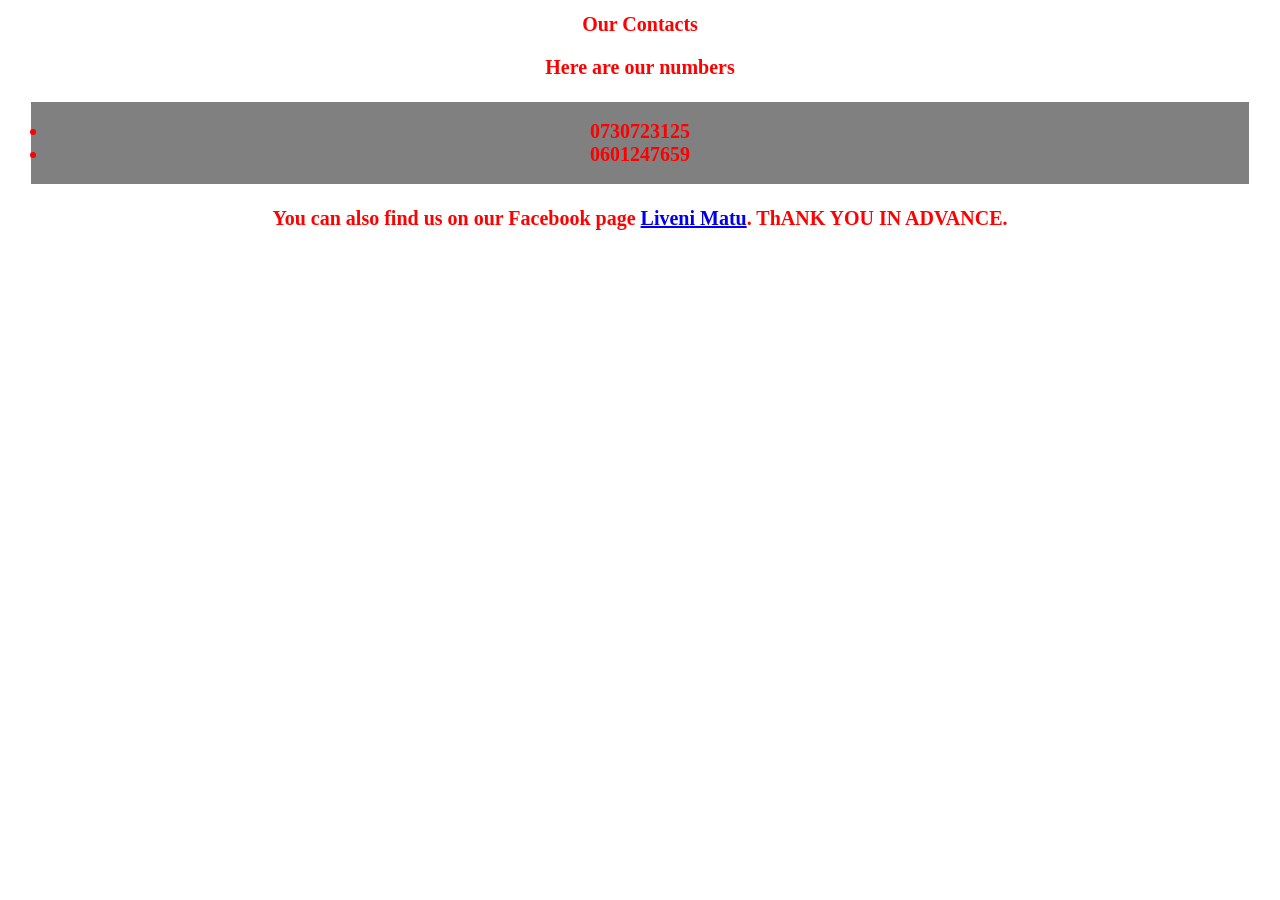
<file: contacts4.html>
<!DOCTYPE html>
<html>
	<head>
		<title>Our Contacts</title>
		<style>
		h1{
		color:red;font-size:20px;
		text-align:center;
		}
		p{
		font-weight:bold;
		}
		ul{
		background:grey;
		padding:18px;
		margin:23px;
		}
		</style>
	</head>
	<h1>Our Contacts<h1>
		<p>Here are our numbers</p>
	<ul>
	<li>0730723125</li>
	<li>0601247659</li>
	</ul>
	<p>You can also find us on our Facebook page <a href="http://www.google.com">Liveni Matu</a>. ThANK YOU IN ADVANCE.</p>
	</body>
	</html>
</file>
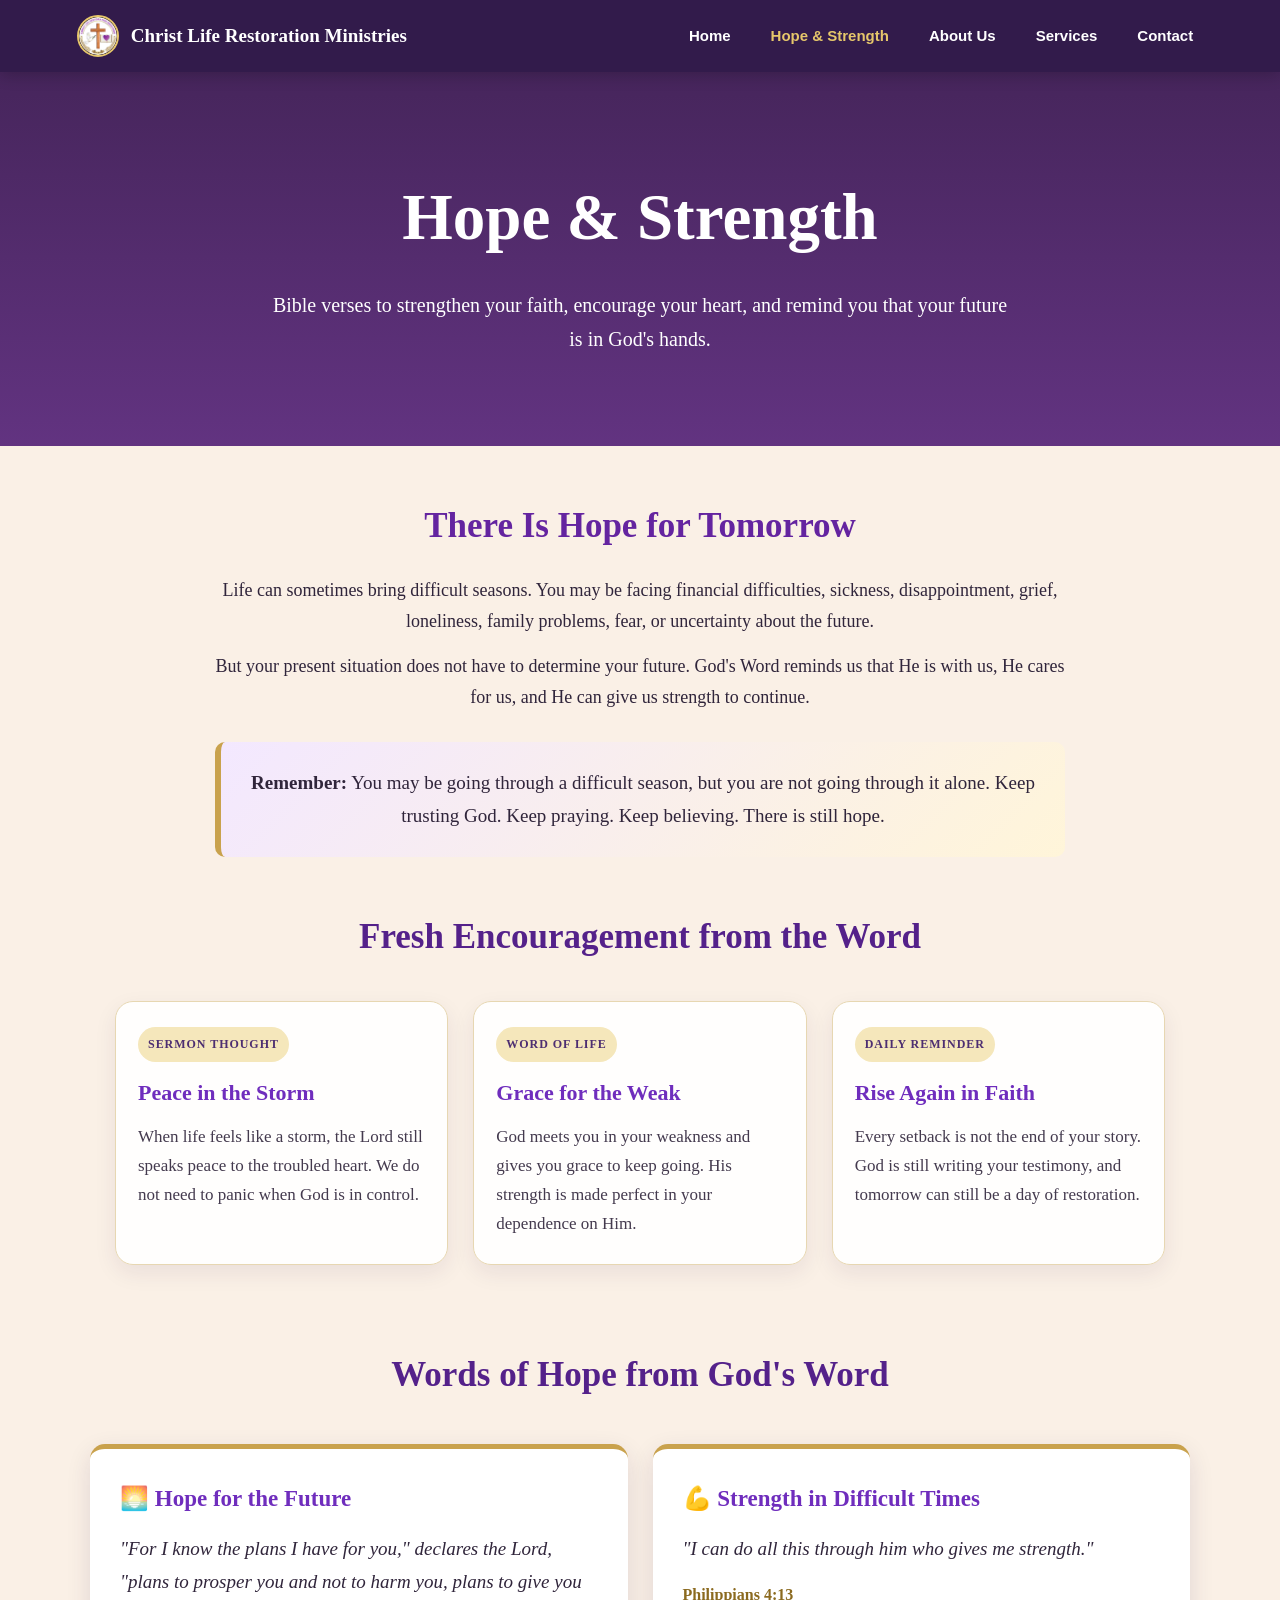
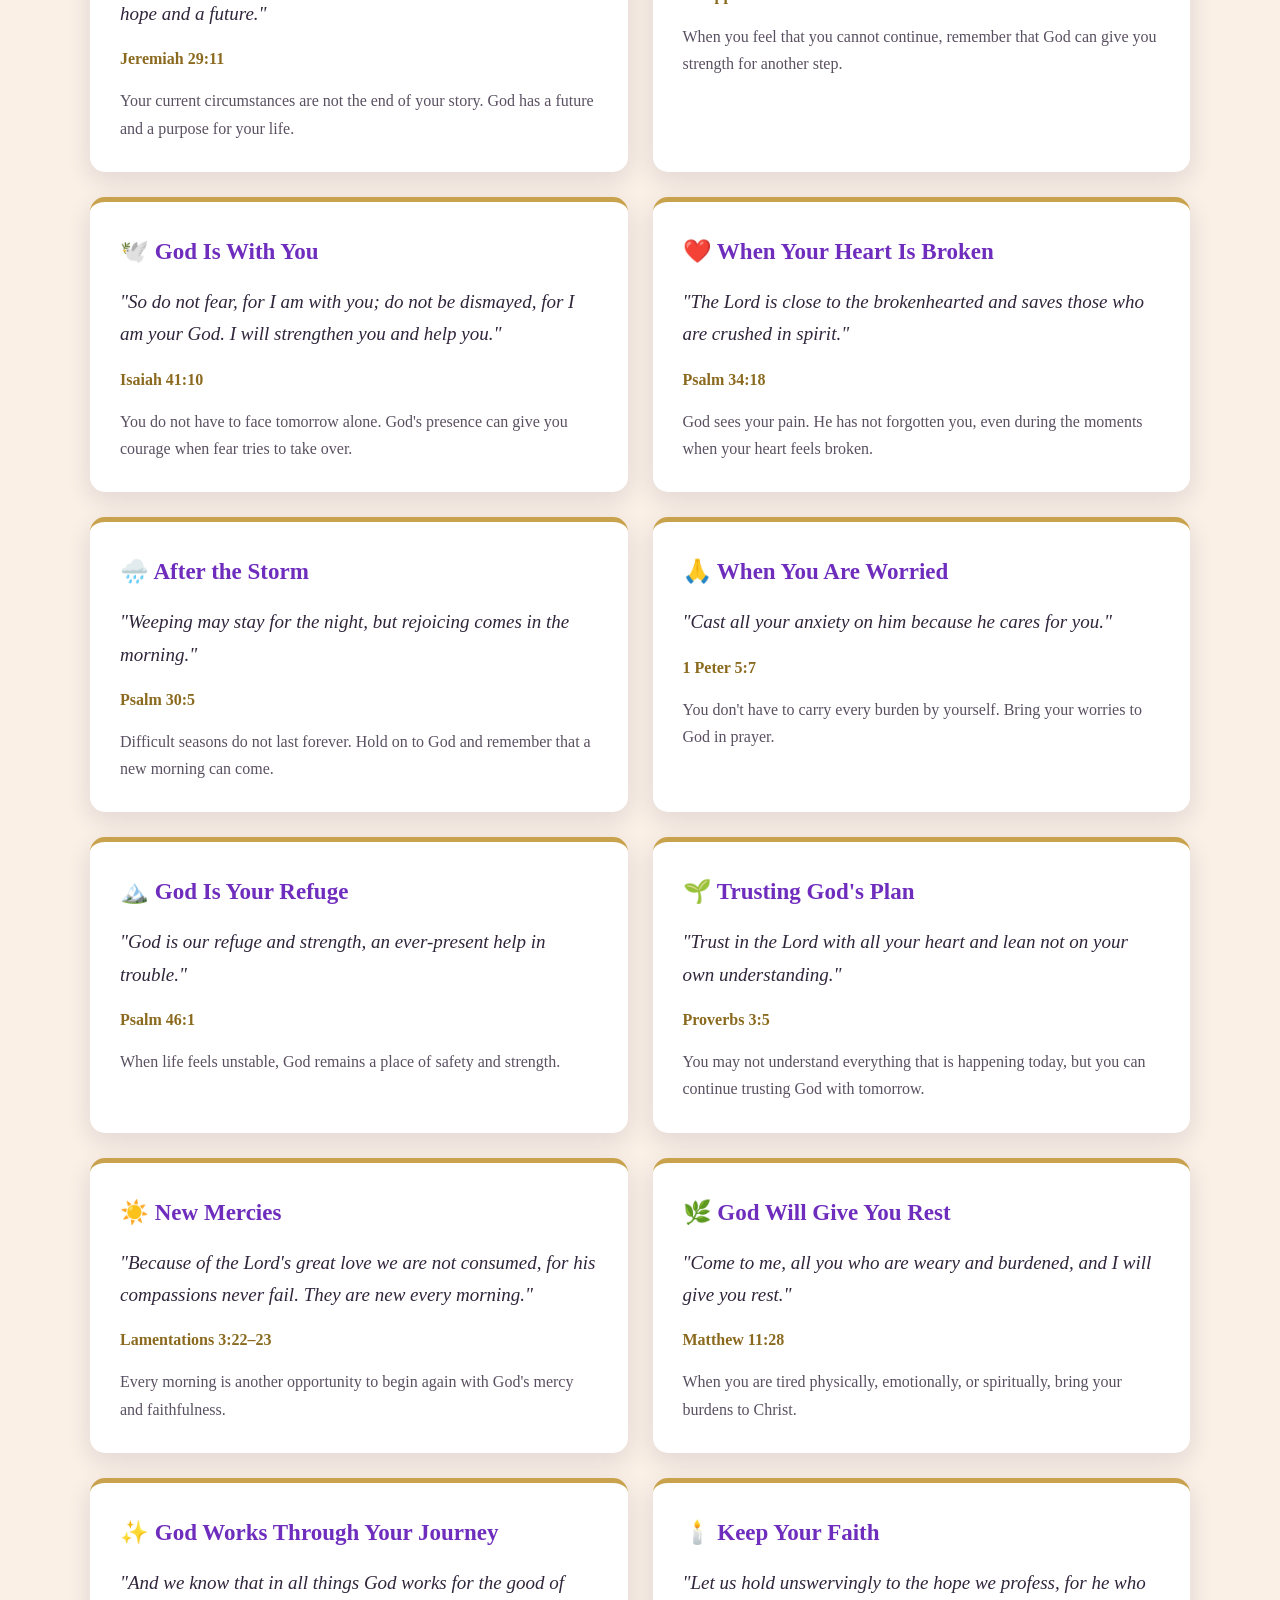
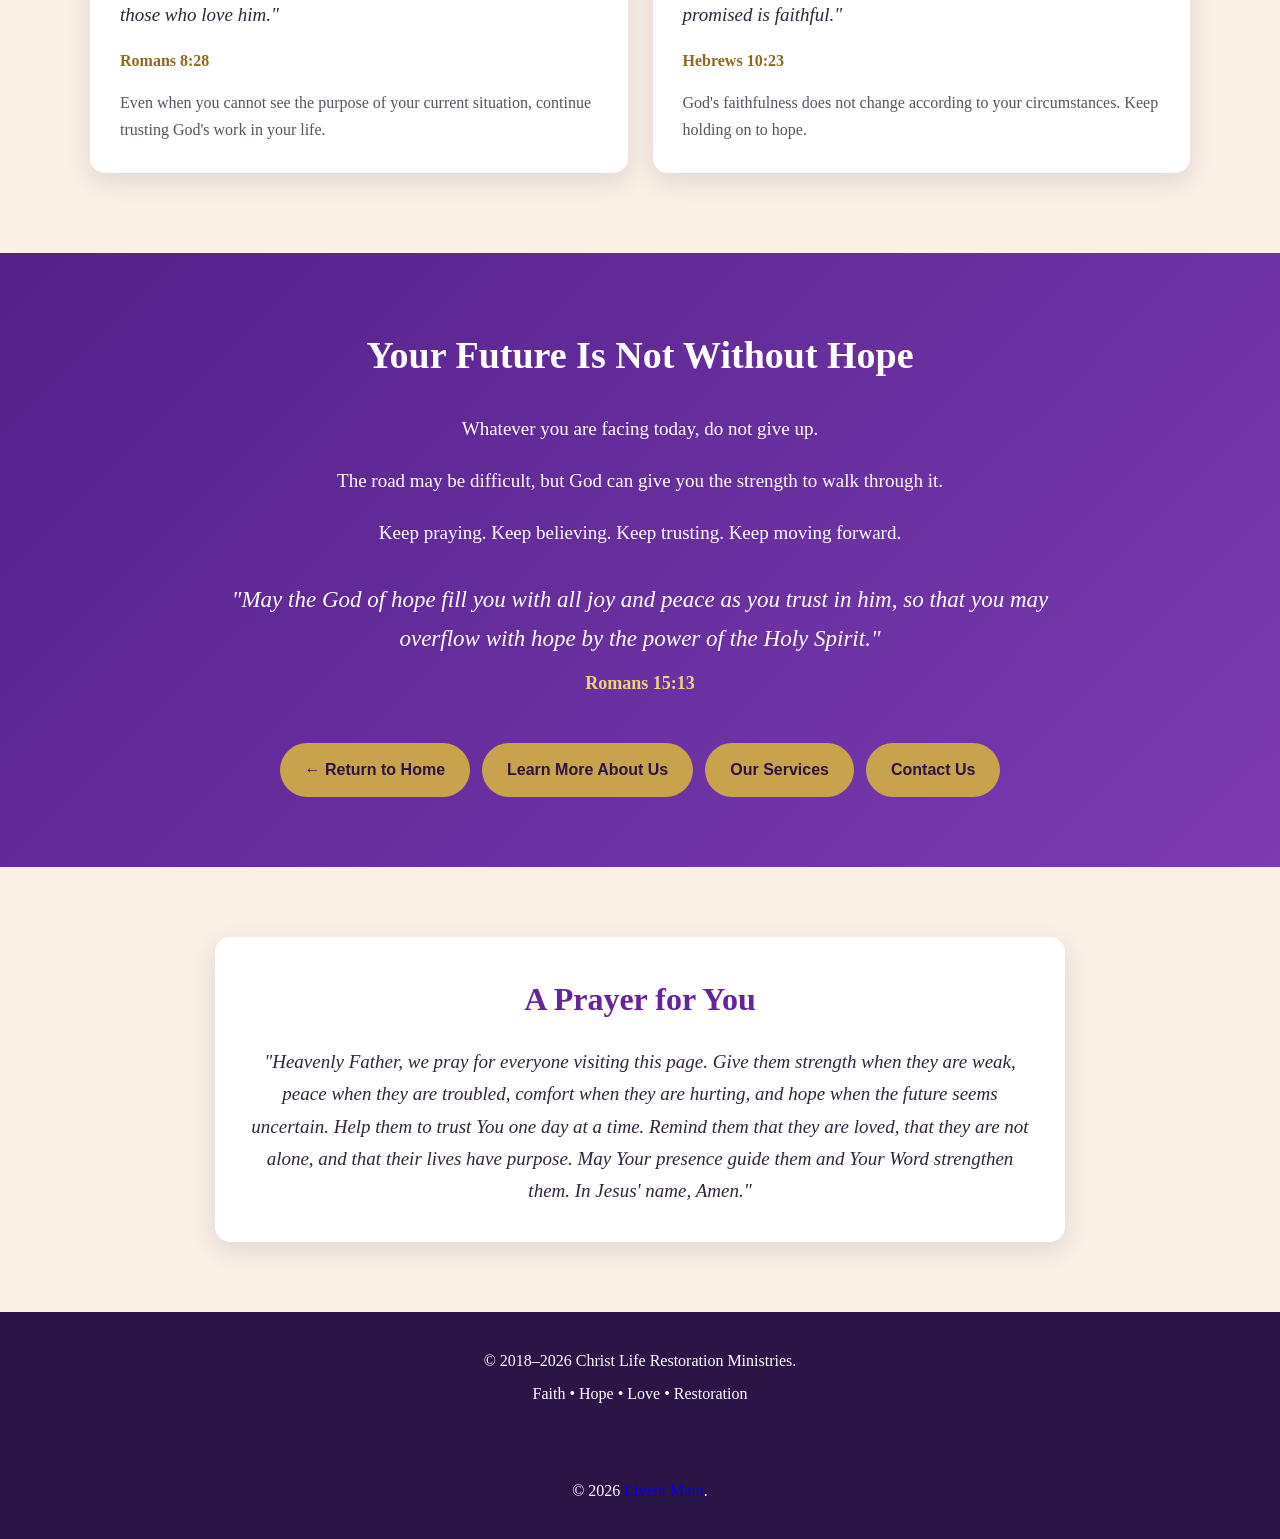
<file: Hope & Strength.html>
<!DOCTYPE html>
<html lang="en">

<head>
    <meta charset="UTF-8">
    <meta name="viewport" content="width=device-width, initial-scale=1.0">
    <title>Hope & Strength | Christ Life Restoration Ministries</title>
    <style>
        * {
            margin: 0;
            padding: 0;
            box-sizing: border-box
        }

        html {
            scroll-behavior: smooth
        }

        body {
            font-family: Georgia, "Times New Roman", serif;
            background: linen;
            color: #30253b;
            line-height: 1.7
        }

        nav {
            position: sticky;
            top: 0;
            z-index: 1000;
            width: 100%;
            display: flex;
            justify-content: space-between;
            align-items: center;
            padding: 15px 6%;
            background: rgba(44, 20, 70, .97);
            box-shadow: 0 3px 15px rgba(0, 0, 0, .2)
        }

        .church-brand {
            display: flex;
            align-items: center;
            gap: 12px;
            color: #fff;
            font-size: 19px;
            font-weight: bold
        }

        .nav-logo {
            width: 42px;
            height: 42px;
            border-radius: 50%;
            object-fit: cover;
            border: 2px solid #e6c76b;
            flex-shrink: 0
        }

        nav ul {
            display: flex;
            list-style: none;
            gap: 20px;
            flex-wrap: wrap;
            align-items: center
        }

        nav ul li a {
            color: #fff;
            text-decoration: none;
            font-family: Arial, sans-serif;
            font-size: 15px;
            font-weight: bold;
            padding: 6px 10px;
            border-radius: 6px;
            transition: .3s
        }

        nav ul li a:hover,
        nav ul li a.active {
            color: #e6c76b
        }

        .page-header {
            background: linear-gradient(rgba(55, 20, 80, .92), rgba(85, 35, 120, .92));
            color: #fff;
            text-align: center;
            padding: 90px 20px
        }

        .page-header h1 {
            font-size: clamp(40px, 6vw, 65px);
            margin-bottom: 15px
        }

        .page-header p {
            max-width: 750px;
            margin: auto;
            font-size: 20px
        }

        .intro {
            max-width: 900px;
            margin: 50px auto;
            padding: 0 25px;
            text-align: center
        }

        .intro h2 {
            color: #6424a0;
            font-size: 35px;
            margin-bottom: 20px
        }

        .intro p {
            font-size: 18px
        }

        .important-message {
            margin-top: 30px;
            padding: 25px;
            background: linear-gradient(135deg, #f3e8ff, #fff5d9);
            border-left: 6px solid #c9a24d;
            border-radius: 10px;
            font-size: 19px
        }

        .preaching {
            width: 90%;
            max-width: 1100px;
            margin: 40px auto 80px;
            padding: 0 25px
        }

        .preaching h2 {
            text-align: center;
            color: #54218a;
            font-size: 35px;
            margin-bottom: 35px
        }

        .preaching-grid {
            display: grid;
            grid-template-columns: repeat(3, 1fr);
            gap: 25px
        }

        .preach-card {
            background: rgba(255, 255, 255, .92);
            border: 1px solid #e7d7b2;
            border-radius: 18px;
            padding: 25px 22px;
            box-shadow: 0 8px 22px rgba(55, 20, 80, .08)
        }

        .preach-tag {
            display: inline-block;
            margin-bottom: 12px;
            background: #f5e7bb;
            color: #4d2e71;
            font-size: 12px;
            font-weight: bold;
            letter-spacing: .08em;
            padding: 7px 10px;
            border-radius: 999px;
            text-transform: uppercase
        }

        .preach-card h3 {
            color: #6f2dbd;
            margin-bottom: 12px;
            font-size: 22px
        }

        .preach-card p {
            font-size: 17px;
            color: #443a4e
        }

        .verses {
            width: 90%;
            max-width: 1100px;
            margin: 40px auto 80px
        }

        .verses h2 {
            text-align: center;
            color: #54218a;
            font-size: 35px;
            margin-bottom: 40px
        }

        .verse-grid {
            display: grid;
            grid-template-columns: repeat(2, 1fr);
            gap: 25px
        }

        .verse-card {
            background: #fff;
            padding: 30px;
            border-radius: 15px;
            box-shadow: 0 8px 25px rgba(50, 25, 70, .12);
            border-top: 5px solid #c9a24d;
            transition: .3s
        }

        .verse-card:hover {
            transform: translateY(-5px);
            box-shadow: 0 12px 30px rgba(50, 25, 70, .18)
        }

        .verse-card h3 {
            color: #6f2dbd;
            margin-bottom: 15px;
            font-size: 23px
        }

        .verse-card blockquote {
            font-size: 19px;
            font-style: italic;
            margin-bottom: 15px
        }

        .verse-reference {
            color: #8b6a1f;
            font-weight: bold
        }

        .encouragement {
            margin-top: 15px;
            color: #5a5061
        }

        .future {
            background: linear-gradient(135deg, #54218a, #7b3bb2);
            color: #fff;
            padding: 70px 25px;
            text-align: center
        }

        .future-content {
            max-width: 850px;
            margin: auto
        }

        .future h2 {
            font-size: 38px;
            margin-bottom: 25px
        }

        .future p {
            font-size: 19px;
            margin-bottom: 20px
        }

        .future-verse {
            font-size: 23px;
            font-style: italic;
            margin: 30px auto
        }

        .future-reference {
            display: block;
            color: #f0d27d;
            font-size: 18px;
            font-style: normal;
            font-weight: bold;
            margin-top: 10px
        }

        .prayer {
            max-width: 900px;
            margin: 70px auto;
            padding: 0 25px;
            text-align: center
        }

        .prayer-box {
            background: #fff;
            padding: 35px;
            border-radius: 15px;
            box-shadow: 0 8px 25px rgba(50, 25, 70, .12)
        }

        .prayer h2 {
            color: #6424a0;
            margin-bottom: 20px;
            font-size: 32px
        }

        .prayer p {
            font-size: 19px;
            font-style: italic;
        }

        .back-button {
            display: inline-block;
            margin-top: 15px;
            padding: 13px 25px;
            border-radius: 30px;
            background: #c9a24d;
            color: #2c1446;
            text-decoration: none;
            font-family: Arial, sans-serif;
            font-weight: bold;
            transition: .3s
        }

        .back-button:hover {
            background: #e6c76b;
            transform: translateY(-3px)
        }

        footer {
            background: #2c1446;
            color: #fff;
            text-align: center;
            padding: 30px 20px
        }

        footer p {
            margin: 5px
        }

        @media(max-width:800px) {
            nav {
                flex-direction: column;
                gap: 12px
            }

            nav ul {
                flex-wrap: wrap;
                justify-content: center;
                gap: 12px 18px
            }

            .verse-grid {
                grid-template-columns: 1fr
            }

            .page-header {
                padding: 70px 20px
            }

            .page-header h1 {
                font-size: 42px
            }

            .page-header p {
                font-size: 17px
            }
        }
    </style>
</head>

<body>
    <nav>
        <div class="church-brand">
            <img src="church-logo.jpg" alt="Christ Life Restoration Ministries Logo" class="nav-logo">
            <span>Christ Life Restoration Ministries</span>
        </div>
        <ul>
            <li><a href="Christ%20Life.html">Home</a></li>
            <li><a href="Hope%20%26%20Strength.html" class="active">Hope &amp; Strength</a></li>
            <li><a href="About%20Us.html">About Us</a></li>
            <li><a href="Services.html">Services</a></li>
            <li><a href="Contacts.html">Contact</a></li>
        </ul>
    </nav>

    <header class="page-header">
        <h1>Hope &amp; Strength</h1>
        <p>Bible verses to strengthen your faith, encourage your heart, and remind you that your future is in God's
            hands.</p>
    </header>

    <section class="intro">
        <h2>There Is Hope for Tomorrow</h2>
        <p>Life can sometimes bring difficult seasons. You may be facing financial difficulties, sickness,
            disappointment, grief, loneliness, family problems, fear, or uncertainty about the future.</p>
        <p style="margin-top:15px">But your present situation does not have to determine your future. God's Word reminds
            us that He is with us, He cares for us, and He can give us strength to continue.</p>
        <div class="important-message"><strong>Remember:</strong> You may be going through a difficult season, but you
            are not going through it alone. Keep trusting God. Keep praying. Keep believing. There is still hope.</div>
    </section>

    <section class="preaching">
        <h2>Fresh Encouragement from the Word</h2>
        <div class="preaching-grid">
            <article class="preach-card">
                <div class="preach-tag">Sermon Thought</div>
                <h3>Peace in the Storm</h3>
                <p>When life feels like a storm, the Lord still speaks peace to the troubled heart. We do not need to
                    panic when God is in control.</p>
            </article>
            <article class="preach-card">
                <div class="preach-tag">Word of Life</div>
                <h3>Grace for the Weak</h3>
                <p>God meets you in your weakness and gives you grace to keep going. His strength is made perfect in
                    your dependence on Him.</p>
            </article>
            <article class="preach-card">
                <div class="preach-tag">Daily Reminder</div>
                <h3>Rise Again in Faith</h3>
                <p>Every setback is not the end of your story. God is still writing your testimony, and tomorrow can
                    still be a day of restoration.</p>
            </article>
        </div>
    </section>

    <section class="verses">
        <h2>Words of Hope from God's Word</h2>
        <div class="verse-grid">
            <article class="verse-card">
                <h3>🌅 Hope for the Future</h3>
                <blockquote>"For I know the plans I have for you," declares the Lord, "plans to prosper you and not to
                    harm you, plans to give you hope and a future."</blockquote>
                <div class="verse-reference">Jeremiah 29:11</div>
                <p class="encouragement">Your current circumstances are not the end of your story. God has a future and
                    a purpose for your life.</p>
            </article>
            <article class="verse-card">
                <h3>💪 Strength in Difficult Times</h3>
                <blockquote>"I can do all this through him who gives me strength."</blockquote>
                <div class="verse-reference">Philippians 4:13</div>
                <p class="encouragement">When you feel that you cannot continue, remember that God can give you strength
                    for another step.</p>
            </article>
            <article class="verse-card">
                <h3>🕊️ God Is With You</h3>
                <blockquote>"So do not fear, for I am with you; do not be dismayed, for I am your God. I will strengthen
                    you and help you."</blockquote>
                <div class="verse-reference">Isaiah 41:10</div>
                <p class="encouragement">You do not have to face tomorrow alone. God's presence can give you courage
                    when fear tries to take over.</p>
            </article>
            <article class="verse-card">
                <h3>❤️ When Your Heart Is Broken</h3>
                <blockquote>"The Lord is close to the brokenhearted and saves those who are crushed in spirit."
                </blockquote>
                <div class="verse-reference">Psalm 34:18</div>
                <p class="encouragement">God sees your pain. He has not forgotten you, even during the moments when your
                    heart feels broken.</p>
            </article>
            <article class="verse-card">
                <h3>🌧️ After the Storm</h3>
                <blockquote>"Weeping may stay for the night, but rejoicing comes in the morning."</blockquote>
                <div class="verse-reference">Psalm 30:5</div>
                <p class="encouragement">Difficult seasons do not last forever. Hold on to God and remember that a new
                    morning can come.</p>
            </article>
            <article class="verse-card">
                <h3>🙏 When You Are Worried</h3>
                <blockquote>"Cast all your anxiety on him because he cares for you."</blockquote>
                <div class="verse-reference">1 Peter 5:7</div>
                <p class="encouragement">You don't have to carry every burden by yourself. Bring your worries to God in
                    prayer.</p>
            </article>
            <article class="verse-card">
                <h3>🏔️ God Is Your Refuge</h3>
                <blockquote>"God is our refuge and strength, an ever-present help in trouble."</blockquote>
                <div class="verse-reference">Psalm 46:1</div>
                <p class="encouragement">When life feels unstable, God remains a place of safety and strength.</p>
            </article>
            <article class="verse-card">
                <h3>🌱 Trusting God's Plan</h3>
                <blockquote>"Trust in the Lord with all your heart and lean not on your own understanding."</blockquote>
                <div class="verse-reference">Proverbs 3:5</div>
                <p class="encouragement">You may not understand everything that is happening today, but you can continue
                    trusting God with tomorrow.</p>
            </article>
            <article class="verse-card">
                <h3>☀️ New Mercies</h3>
                <blockquote>"Because of the Lord's great love we are not consumed, for his compassions never fail. They
                    are new every morning."</blockquote>
                <div class="verse-reference">Lamentations 3:22–23</div>
                <p class="encouragement">Every morning is another opportunity to begin again with God's mercy and
                    faithfulness.</p>
            </article>
            <article class="verse-card">
                <h3>🌿 God Will Give You Rest</h3>
                <blockquote>"Come to me, all you who are weary and burdened, and I will give you rest."</blockquote>
                <div class="verse-reference">Matthew 11:28</div>
                <p class="encouragement">When you are tired physically, emotionally, or spiritually, bring your burdens
                    to Christ.</p>
            </article>
            <article class="verse-card">
                <h3>✨ God Works Through Your Journey</h3>
                <blockquote>"And we know that in all things God works for the good of those who love him."</blockquote>
                <div class="verse-reference">Romans 8:28</div>
                <p class="encouragement">Even when you cannot see the purpose of your current situation, continue
                    trusting God's work in your life.</p>
            </article>
            <article class="verse-card">
                <h3>🕯️ Keep Your Faith</h3>
                <blockquote>"Let us hold unswervingly to the hope we profess, for he who promised is faithful."
                </blockquote>
                <div class="verse-reference">Hebrews 10:23</div>
                <p class="encouragement">God's faithfulness does not change according to your circumstances. Keep
                    holding on to hope.</p>
            </article>
        </div>
    </section>

    <section class="future">
        <div class="future-content">
            <h2>Your Future Is Not Without Hope</h2>
            <p>Whatever you are facing today, do not give up.</p>
            <p>The road may be difficult, but God can give you the strength to walk through it.</p>
            <p>Keep praying. Keep believing. Keep trusting. Keep moving forward.</p>
            <div class="future-verse">"May the God of hope fill you with all joy and peace as you trust in him, so that
                you may overflow with hope by the power of the Holy Spirit."<span class="future-reference">Romans
                    15:13</span></div>
            <div style="margin-top: 25px;">
                <a href="Christ%20Life.html" class="back-button">← Return to Home</a>
                <a href="About%20Us.html" class="back-button" style="margin-left:8px">Learn More About Us</a>
                <a href="Services.html" class="back-button" style="margin-left:8px">Our Services</a>
                <a href="Contacts.html" class="back-button" style="margin-left:8px">Contact Us</a>
            </div>
        </div>
    </section>

    <section class="prayer">
        <div class="prayer-box">
            <h2>A Prayer for You</h2>
            <p>"Heavenly Father, we pray for everyone visiting this page. Give them strength when they are weak, peace
                when they are troubled, comfort when they are hurting, and hope when the future seems uncertain. Help
                them to trust You one day at a time. Remind them that they are loved, that they are not alone, and that
                their lives have purpose. May Your presence guide them and Your Word strengthen them. In Jesus' name,
                Amen."</p>
        </div>
    </section>

    <footer>
        <p>&copy; 2018–2026 Christ Life Restoration Ministries.</p>
        <p>Faith • Hope • Love • Restoration</p>
    </footer>
    <footer class="site-footer">
        <p>© 2026 <a href="https://livenimatu09@gmail.com">Liveni Matu</a>.</p>
    </footer>
</body>

</html>
</file>
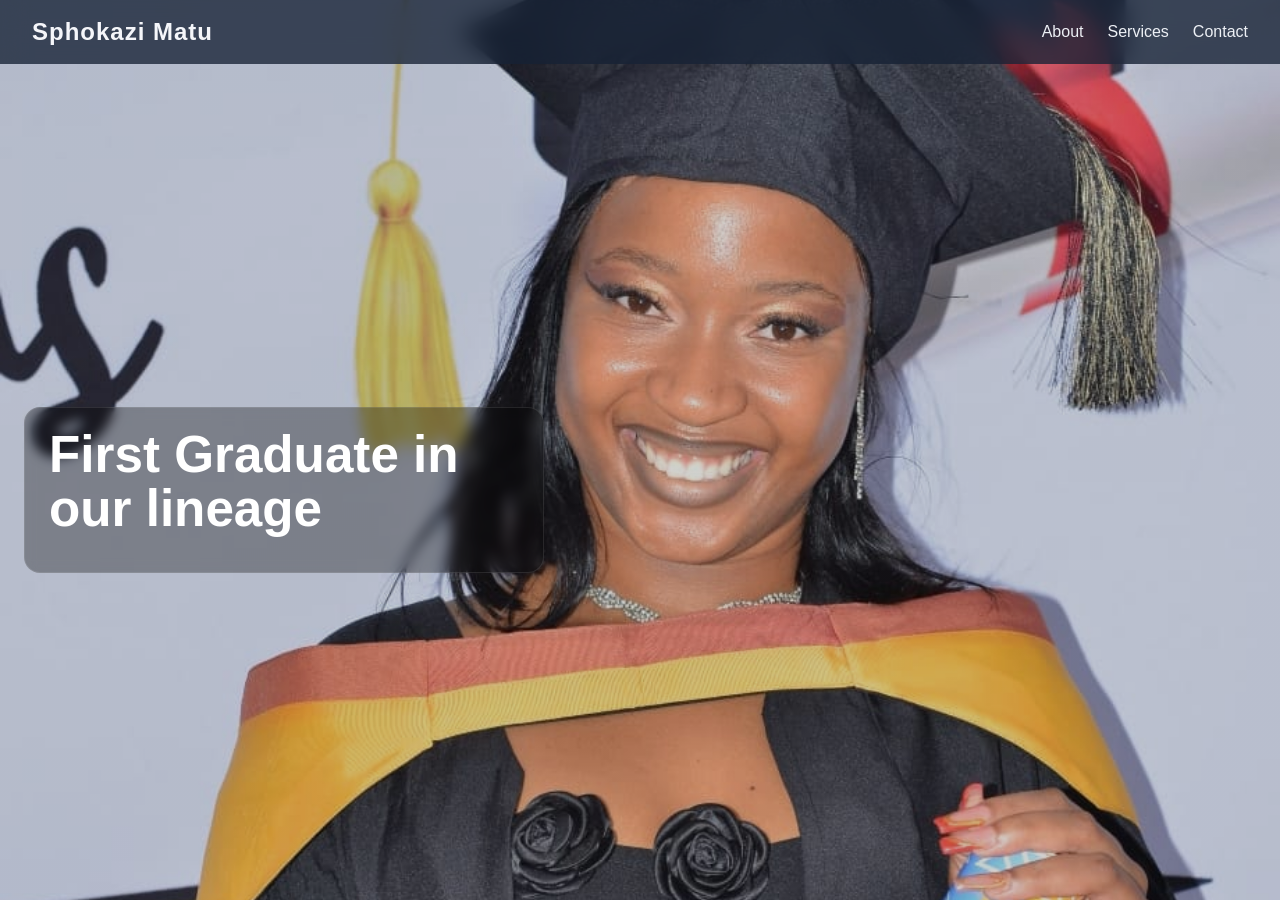
<file: index4.html>
<!DOCTYPE html>
<html lang="en">

<head>
    <meta charset="UTF-8">
    <meta name="viewport" content="width=device-width, initial-scale=1.0">
    <title>Oyama Navigation</title>
    <link rel="stylesheet" href="style4.css">
    <style>
        body {
            background-position: center 15% !important;
            background-size: cover !important;
        }
    </style>
</head>

<body>
    <nav class="navbar">
        <h1 class="logo">Sphokazi Matu</h1>
        <ul class="nav-links">
            <li><a href="about4.html">About</a></li>
            <li><a href="services4.html">Services</a></li>
            <li><a href="contact4.html">Contact</a></li>
        </ul>
    </nav>
    <main class="hero">
        <div class="hero-content">
            <h1>First Graduate in our lineage</h1>
        </div>
    </main>
</body>

</html>
</file>
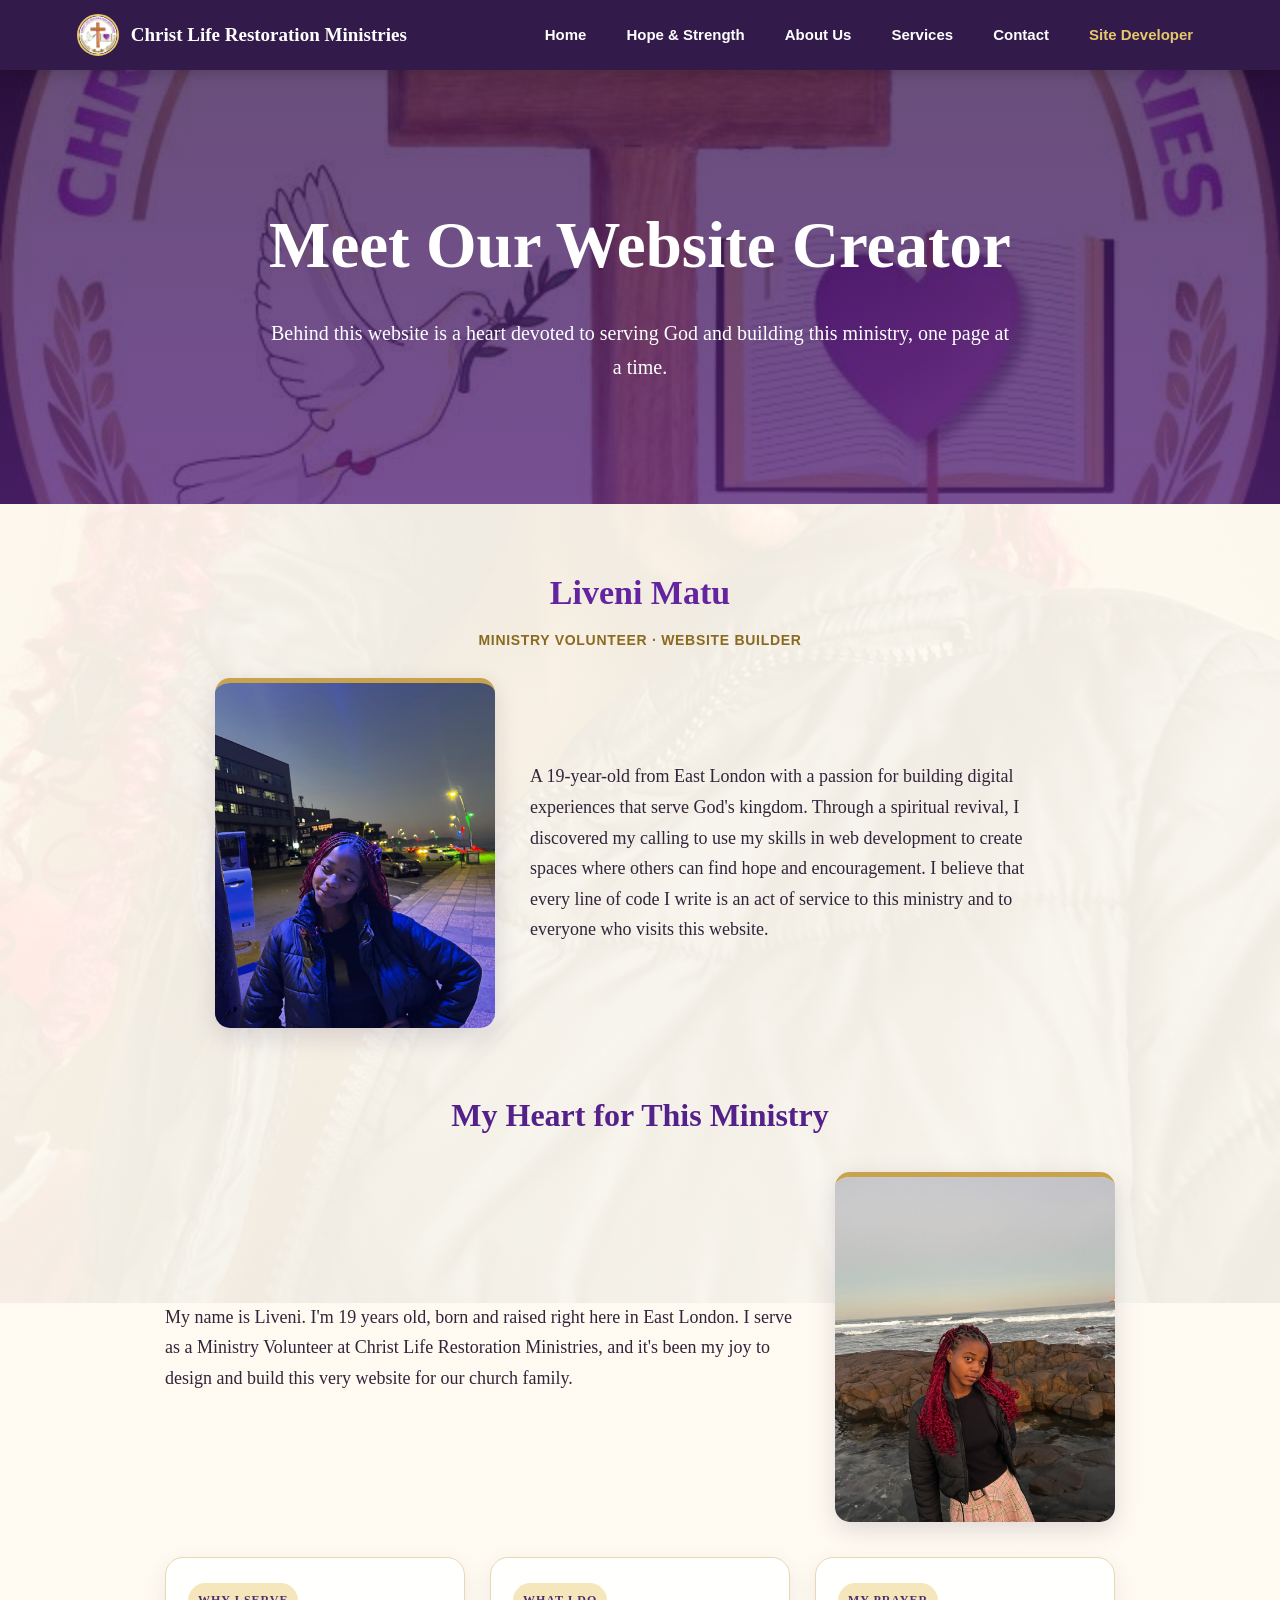
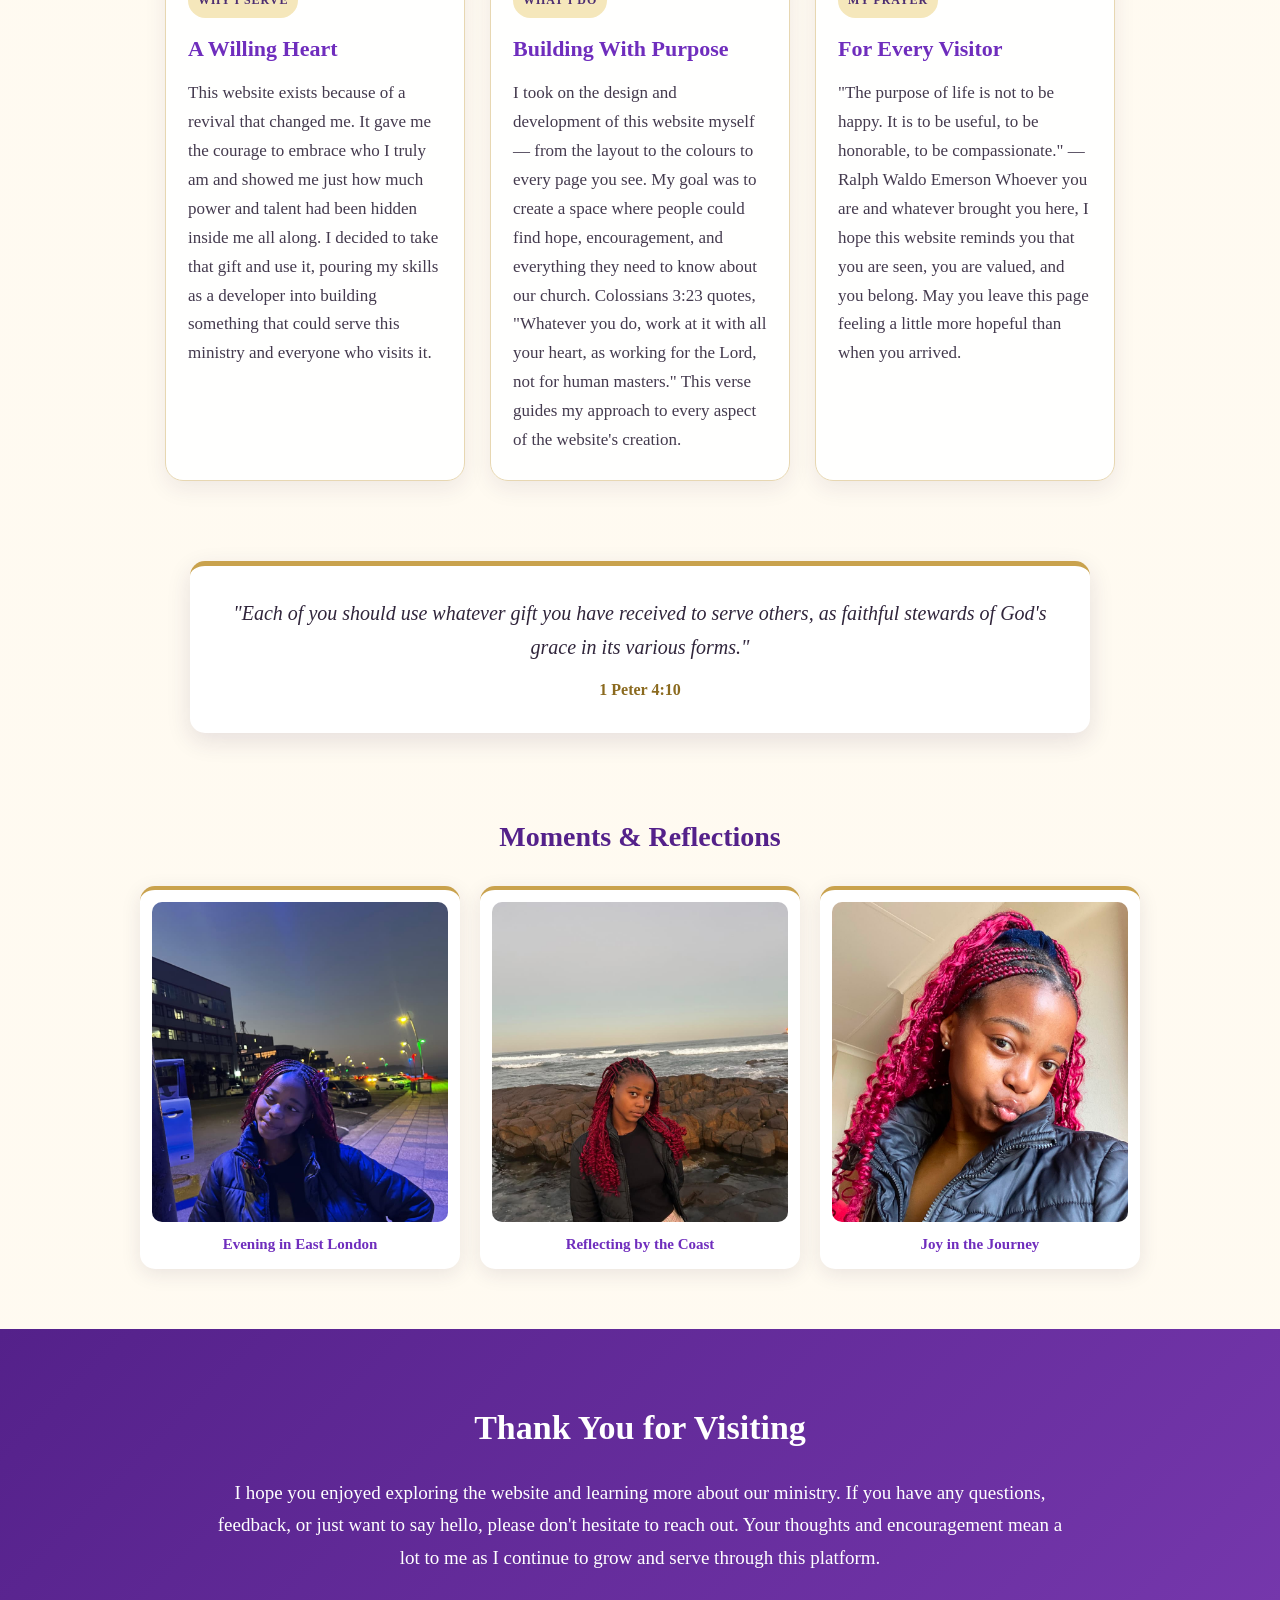
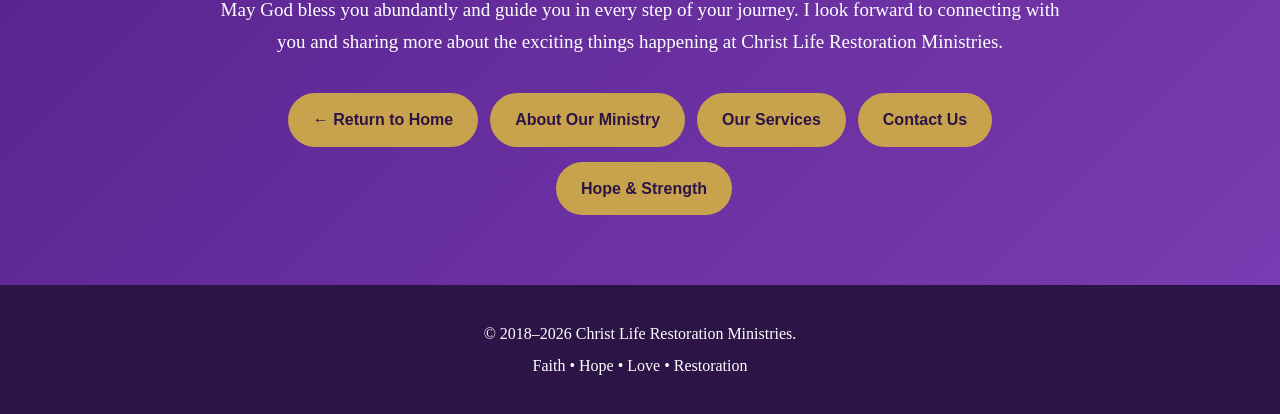
<file: Programmer.html>
<!DOCTYPE html>
<html lang="en">

<head>
    <meta charset="UTF-8">
    <meta name="viewport" content="width=device-width, initial-scale=1.0">
    <title>Meet The Creator Of The Site</title>
    <style>
        * {
            margin: 0;
            padding: 0;
            box-sizing: border-box
        }

        html {
            scroll-behavior: smooth
        }

        body {
            font-family: Georgia, "Times New Roman", serif;
            background: linear-gradient(rgba(255, 250, 240, .94), rgba(255, 250, 240, .94)), url("Liveni1.jpeg") center/cover fixed no-repeat;
            color: #30253b;
            line-height: 1.7
        }

        nav {
            position: sticky;
            top: 0;
            z-index: 1000;
            width: 100%;
            display: flex;
            justify-content: space-between;
            align-items: center;
            padding: 14px 6%;
            background: rgba(44, 20, 70, .97);
            box-shadow: 0 3px 15px rgba(0, 0, 0, .2)
        }

        .church-brand {
            display: flex;
            align-items: center;
            gap: 12px;
            color: #fff;
            font-size: 19px;
            font-weight: bold
        }

        .nav-logo {
            width: 42px;
            height: 42px;
            border-radius: 50%;
            object-fit: cover;
            border: 2px solid #e6c76b;
            flex-shrink: 0
        }

        nav ul {
            display: flex;
            list-style: none;
            gap: 20px;
            flex-wrap: wrap;
            align-items: center
        }

        nav ul li a {
            color: #fff;
            text-decoration: none;
            font-family: Arial, sans-serif;
            font-size: 15px;
            font-weight: bold;
            padding: 6px 10px;
            border-radius: 6px;
            transition: .3s
        }

        nav ul li a:hover,
        nav ul li a.active {
            color: #e6c76b
        }

        .page-header {
            background: linear-gradient(rgba(55, 20, 80, .75), rgba(85, 35, 120, .8)), url(church-logo.jpg) center/cover no-repeat;
            color: #fff;
            text-align: center;
            padding: 120px 20px
        }

        .page-header h1 {
            font-size: clamp(40px, 6vw, 65px);
            margin-bottom: 15px
        }

        .page-header p {
            max-width: 750px;
            margin: auto;
            font-size: 20px
        }

        .profile {
            max-width: 900px;
            margin: 60px auto;
            padding: 0 25px;
            text-align: center
        }

        .profile h2 {
            color: #6424a0;
            font-size: 34px;
            margin-bottom: 8px
        }

        .profile .role {
            color: #8b6a1f;
            font-weight: bold;
            font-family: Arial, sans-serif;
            letter-spacing: .05em;
            text-transform: uppercase;
            font-size: 14px;
            margin-bottom: 25px
        }

        .about-flex {
            display: flex;
            align-items: center;
            gap: 35px
        }

        .about-flex img {
            width: 280px;
            height: 350px;
            object-fit: cover;
            object-position: top center;
            border-radius: 15px;
            box-shadow: 0 8px 25px rgba(50, 25, 70, .15);
            border-top: 5px solid #c9a24d;
            flex-shrink: 0
        }

        .about-flex p {
            font-size: 18px;
            text-align: left
        }

        .story {
            width: 90%;
            max-width: 1000px;
            margin: 20px auto 80px;
            padding: 0 25px
        }

        .story h2 {
            text-align: center;
            color: #54218a;
            font-size: 32px;
            margin-bottom: 30px
        }

        .story-grid {
            display: grid;
            grid-template-columns: repeat(3, 1fr);
            gap: 25px
        }

        .story-card {
            background: rgba(255, 255, 255, .92);
            border: 1px solid #e7d7b2;
            border-radius: 18px;
            padding: 25px 22px;
            box-shadow: 0 8px 22px rgba(55, 20, 80, .08)
        }

        .story-tag {
            display: inline-block;
            margin-bottom: 12px;
            background: #f5e7bb;
            color: #4d2e71;
            font-size: 12px;
            font-weight: bold;
            letter-spacing: .08em;
            padding: 7px 10px;
            border-radius: 999px;
            text-transform: uppercase
        }

        .story-card h3 {
            color: #6f2dbd;
            margin-bottom: 12px;
            font-size: 22px
        }

        .story-card p {
            font-size: 17px;
            color: #443a4e
        }

        .verse-box {
            width: 90%;
            max-width: 900px;
            margin: 0 auto 80px;
            background: #fff;
            padding: 30px;
            border-radius: 15px;
            box-shadow: 0 8px 25px rgba(50, 25, 70, .12);
            border-top: 5px solid #c9a24d;
            text-align: center
        }

        .verse-box blockquote {
            font-size: 20px;
            font-style: italic;
            margin-bottom: 12px
        }

        .verse-box .verse-reference {
            color: #8b6a1f;
            font-weight: bold
        }

        .future {
            background: linear-gradient(135deg, #54218a, #7b3bb2);
            color: #fff;
            padding: 70px 25px;
            text-align: center
        }

        .future-content {
            max-width: 850px;
            margin: auto
        }

        .future h2 {
            font-size: 34px;
            margin-bottom: 20px
        }

        .future p {
            font-size: 19px;
            margin-bottom: 20px
        }

        .back-button {
            display: inline-block;
            margin-top: 15px;
            padding: 13px 25px;
            border-radius: 30px;
            background: #c9a24d;
            color: #2c1446;
            text-decoration: none;
            font-family: Arial, sans-serif;
            font-weight: bold;
            transition: .3s
        }

        .back-button:hover {
            background: #e6c76b;
            transform: translateY(-3px)
        }

        footer {
            background: #2c1446;
            color: #fff;
            text-align: center;
            padding: 30px 20px
        }

        footer p {
            margin: 5px
        }

        @media(max-width:800px) {
            nav {
                flex-direction: column;
                gap: 12px
            }

            nav ul {
                flex-wrap: wrap;
                justify-content: center;
                gap: 12px 18px
            }

            .story-grid {
                grid-template-columns: 1fr
            }

            .gallery-grid {
                grid-template-columns: 1fr !important;
            }

            .about-flex {
                flex-direction: column
            }

            .about-flex img {
                width: 100%;
                max-width: 280px;
                height: 350px;
                margin: 0 auto;
                display: block;
            }

            .page-header {
                padding: 70px 20px
            }

            .page-header h1 {
                font-size: 42px
            }

            .page-header p {
                font-size: 17px
            }
        }
    </style>
</head>

<body>
    <nav>
        <div class="church-brand">
            <img src="church-logo.jpg" alt="Christ Life Restoration Ministries Logo" class="nav-logo">
            <span>Christ Life Restoration Ministries</span>
        </div>
        <ul>
            <li><a href="Christ%20Life.html">Home</a></li>
            <li><a href="Hope%20%26%20Strength.html">Hope &amp; Strength</a></li>
            <li><a href="About%20Us.html">About Us</a></li>
            <li><a href="Services.html">Services</a></li>
            <li><a href="Contacts.html">Contact</a></li>
            <li><a href="Programmer.html" class="active">Site Developer</a></li>
        </ul>
    </nav>

    <header class="page-header">
        <h1>Meet Our Website Creator</h1>
        <p>Behind this website is a heart devoted to serving God and building this ministry, one page at a time.</p>
    </header>

    <section class="profile">
        <h2>Liveni Matu</h2>
        <div class="role">Ministry Volunteer &middot; Website Builder</div>
        <div class="about-flex">
            <img src="Liveni3.jpeg" alt="Liveni Matu">
            <p>A 19-year-old from East London with a passion for building digital experiences that serve God's kingdom. Through a spiritual revival, I discovered my calling to use my skills in web development to create spaces where others can find hope and encouragement. I believe that every line of code I write is an act of service to this ministry and to everyone who visits this website.</p>
        </div>
    </section>

    <section class="story">
        <h2>My Heart for This Ministry</h2>
        <div class="about-flex" style="margin-bottom:35px">
            <p>My name is Liveni. I'm 19 years old, born and raised right here in East London. I serve as a Ministry Volunteer at Christ Life Restoration Ministries, and it's been my joy to design and build this very website for our church family.
            </p>
            <img src="Liveni2.jpeg" alt="Liveni Matu sharing more of their story">
        </div>
        <div class="story-grid">
            <article class="story-card">
                <div class="story-tag">Why I Serve</div>
                <h3>A Willing Heart</h3>
                <p>This website exists because of a revival that changed me. It gave me the courage to embrace who I truly am and showed me just how much power and talent had been hidden inside me all along. I decided to take that gift and use it, pouring my skills as a developer into building something that could serve this ministry and everyone who visits it.
                </p>
            </article>
            <article class="story-card">
                <div class="story-tag">What I Do</div>
                <h3>Building With Purpose</h3>
                <p>I took on the design and development of this website myself — from the layout to the colours to every page you see. My goal was to create a space where people could find hope, encouragement, and everything they need to know about our church. Colossians 3:23 quotes, "Whatever you do, work at it with all your heart, as working for the Lord, not for human masters." This verse guides my approach to every aspect of the website's creation.
                </p>
            </article>
            <article class="story-card">
                <div class="story-tag">My Prayer</div>
                <h3>For Every Visitor</h3>
                <p>"The purpose of life is not to be happy. It is to be useful, to be honorable, to be compassionate." — Ralph Waldo Emerson

Whoever you are and whatever brought you here, I hope this website reminds you that you are seen, you are valued, and you belong. May you leave this page feeling a little more hopeful than when you arrived.</p>
            </article>
        </div>
    </section>

    <div class="verse-box">
        <blockquote>"Each of you should use whatever gift you have received to serve others, as faithful stewards of
            God's grace in its various forms."</blockquote>
        <div class="verse-reference">1 Peter 4:10</div>
    </div>

    <div class="developer-gallery" style="width:90%; max-width:1000px; margin: 40px auto 60px; text-align: center;">
        <h2 style="color: #54218a; font-size: 28px; margin-bottom: 25px;">Moments &amp; Reflections</h2>
        <div class="gallery-grid" style="display: grid; grid-template-columns: repeat(3, 1fr); gap: 20px;">
            <div style="background: white; padding: 12px; border-radius: 15px; box-shadow: 0 5px 20px rgba(50,25,70,0.1); border-top: 4px solid #c9a24d;">
                <img src="Liveni3.jpeg" alt="Liveni Matu" style="width: 100%; height: 320px; object-fit: cover; object-position: top center; border-radius: 10px; display: block;">
                <p style="margin-top: 10px; font-weight: bold; color: #6f2dbd; font-size: 15px;">Evening in East London</p>
            </div>
            <div style="background: white; padding: 12px; border-radius: 15px; box-shadow: 0 5px 20px rgba(50,25,70,0.1); border-top: 4px solid #c9a24d;">
                <img src="Liveni2.jpeg" alt="Liveni Matu by the Coast" style="width: 100%; height: 320px; object-fit: cover; object-position: top center; border-radius: 10px; display: block;">
                <p style="margin-top: 10px; font-weight: bold; color: #6f2dbd; font-size: 15px;">Reflecting by the Coast</p>
            </div>
            <div style="background: white; padding: 12px; border-radius: 15px; box-shadow: 0 5px 20px rgba(50,25,70,0.1); border-top: 4px solid #c9a24d;">
                <img src="Liveni1.jpeg" alt="Liveni Matu Portrait" style="width: 100%; height: 320px; object-fit: cover; object-position: top center; border-radius: 10px; display: block;">
                <p style="margin-top: 10px; font-weight: bold; color: #6f2dbd; font-size: 15px;">Joy in the Journey</p>
            </div>
        </div>
    </div>

    <section class="future">
        <div class="future-content">
            <h2>Thank You for Visiting</h2>
            <p>I hope you enjoyed exploring the website and learning more about our ministry. If you have any questions, feedback, or just want to say hello, please don't hesitate to reach out. Your thoughts and encouragement mean a lot to me as I continue to grow and serve through this platform.</p>
            <p>May God bless you abundantly and guide you in every step of your journey. I look forward to connecting with you and sharing more about the exciting things happening at Christ Life Restoration Ministries.</p>
            <div style="margin-top: 20px;">
                <a href="Christ%20Life.html" class="back-button">← Return to Home</a>
                <a href="About%20Us.html" class="back-button" style="margin-left:8px">About Our Ministry</a>
                <a href="Services.html" class="back-button" style="margin-left:8px">Our Services</a>
                <a href="Contacts.html" class="back-button" style="margin-left:8px">Contact Us</a>
                <a href="Hope%20%26%20Strength.html" class="back-button" style="margin-left:8px">Hope &amp; Strength</a>
            </div>
        </div>
    </section>

    <footer>
        <p>&copy; 2018–2026 Christ Life Restoration Ministries.</p>
        <p>Faith • Hope • Love • Restoration</p>
    </footer>
</body>

</html>
</file>
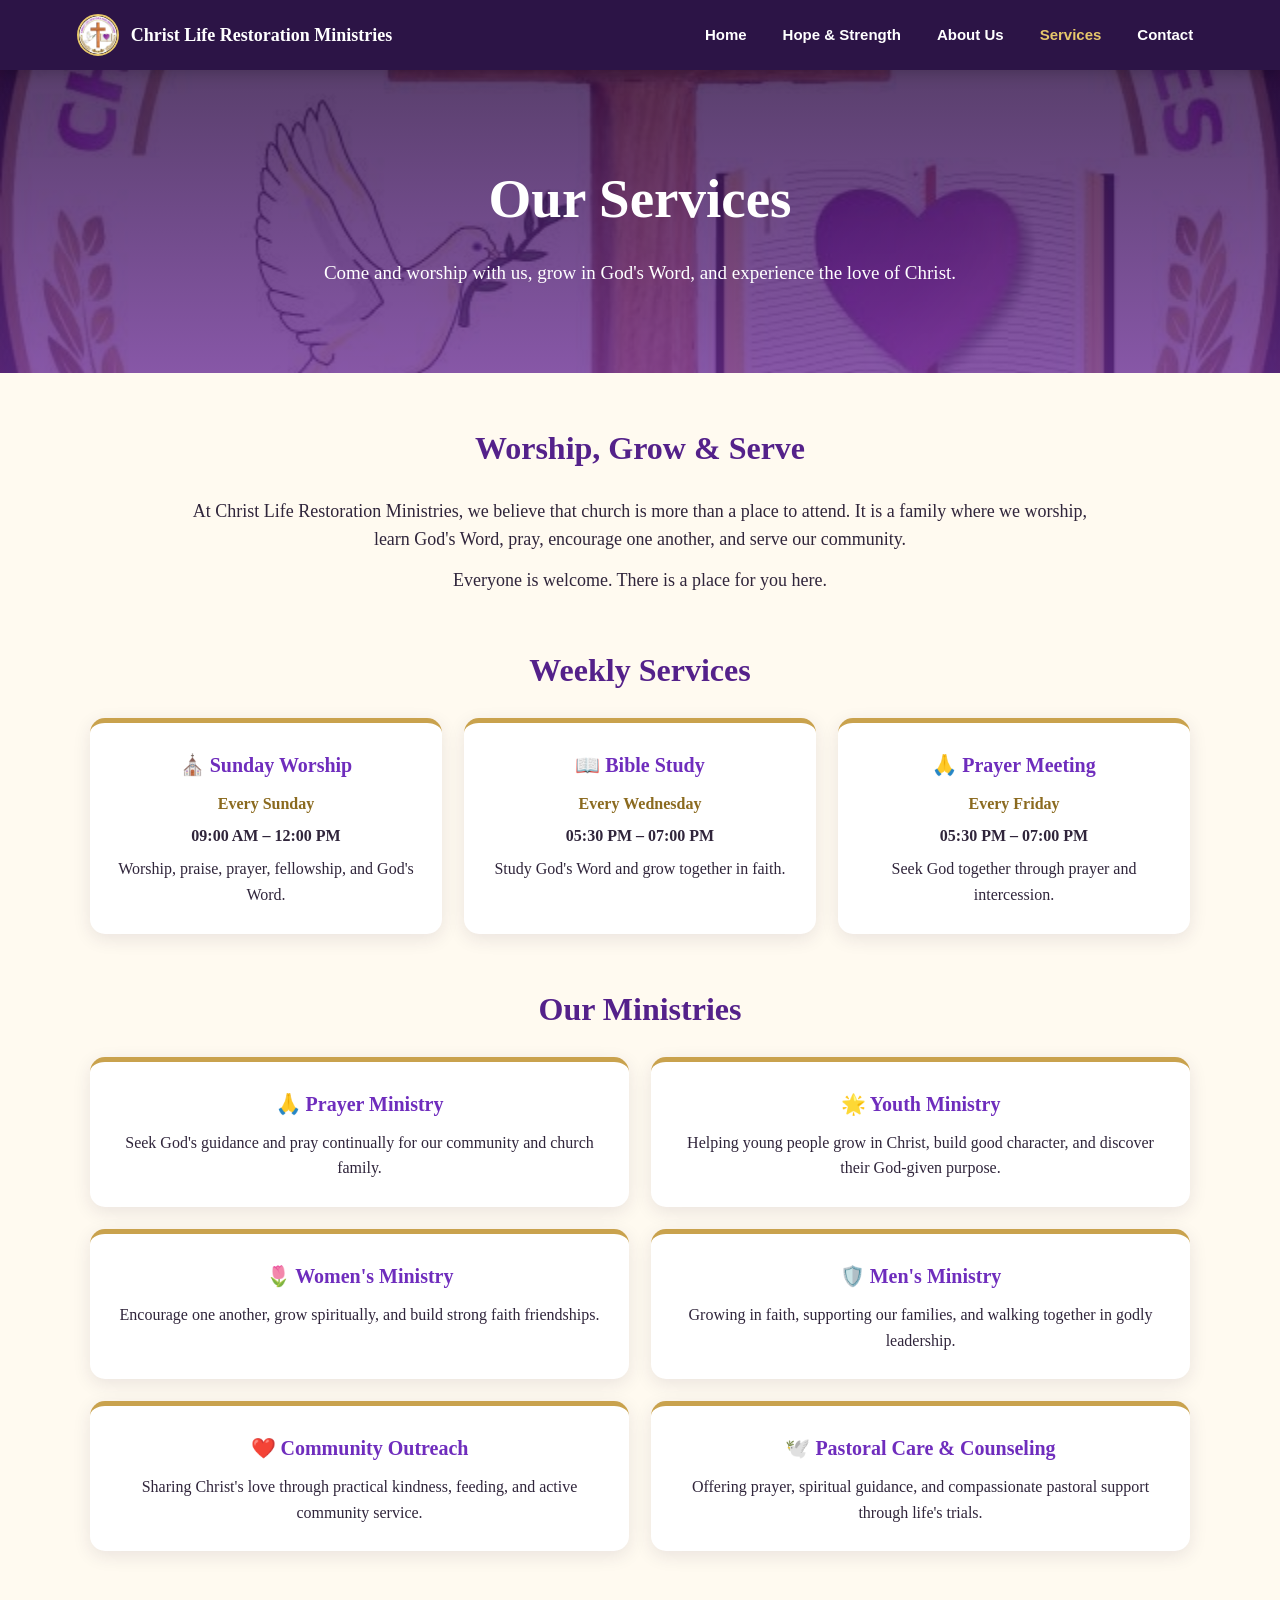
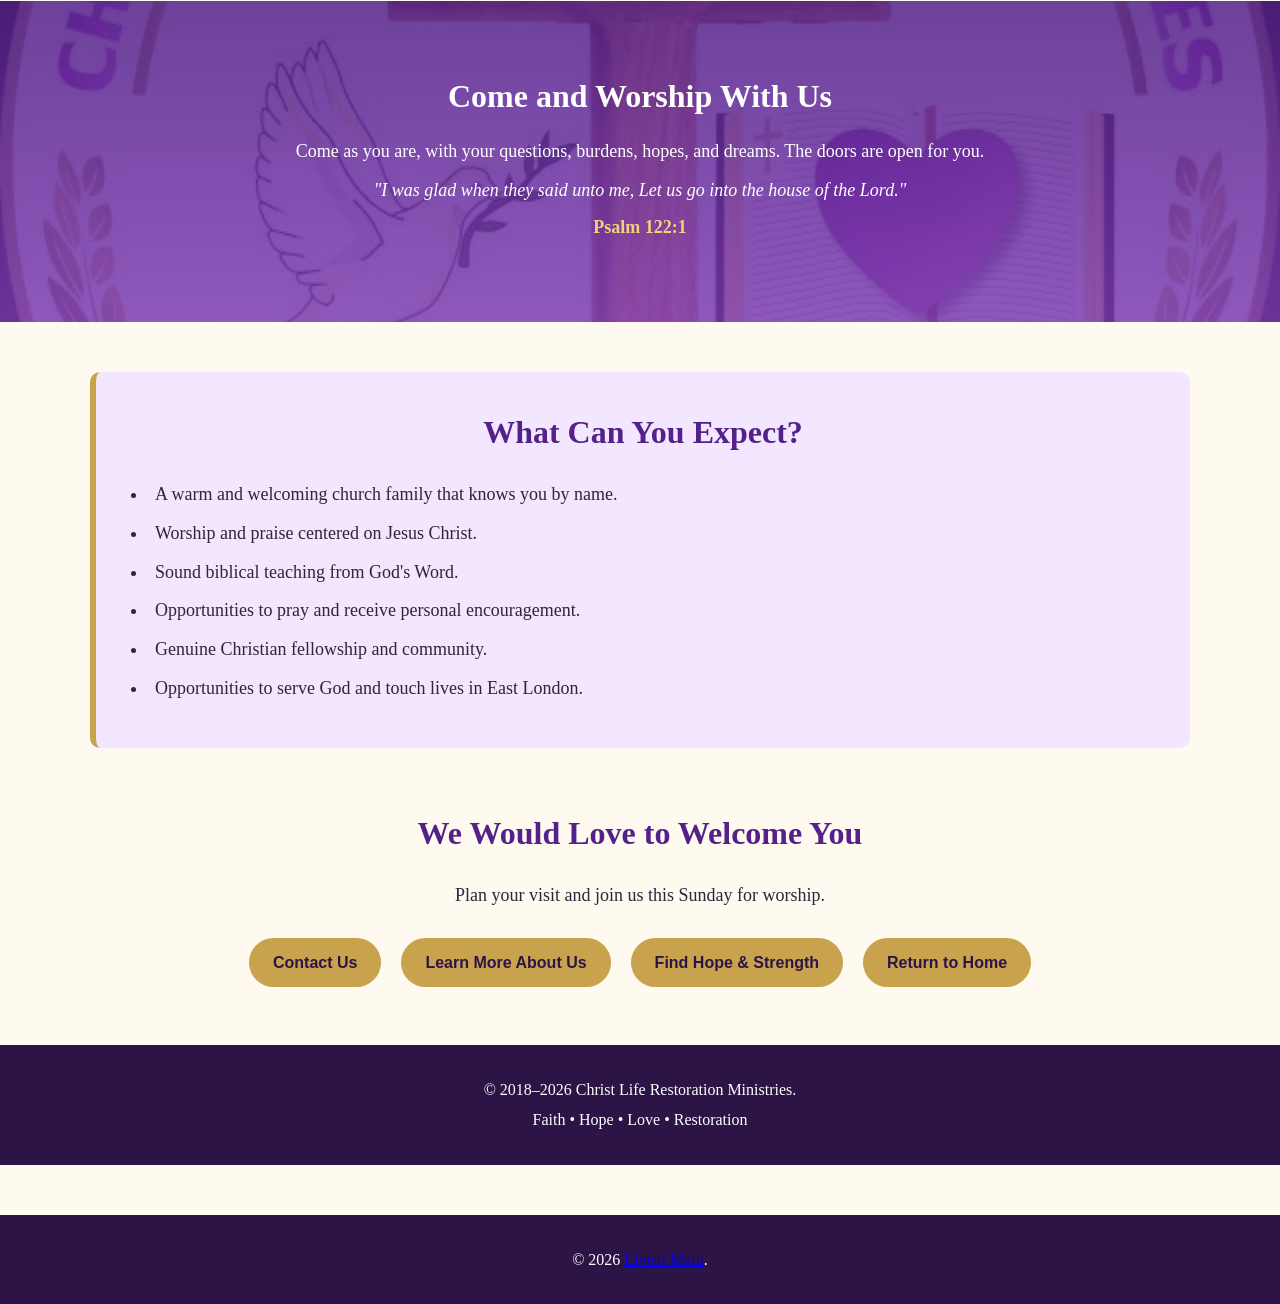
<file: Services.html>
<!DOCTYPE html>
<html lang="en">

<head>
    <meta charset="UTF-8">
    <meta name="viewport" content="width=device-width, initial-scale=1.0">
    <title>Services | Christ Life Restoration Ministries</title>
    <style>
        * {
            box-sizing: border-box;
            margin: 0;
            padding: 0;
        }

        body {
            font-family: Georgia, "Times New Roman", serif;
            background: #fffaf0;
            color: #30253b;
            line-height: 1.6;
        }

        nav {
            background: #2c1446;
            color: white;
            padding: 14px 6%;
            display: flex;
            justify-content: space-between;
            align-items: center;
            position: sticky;
            top: 0;
            z-index: 1000;
            box-shadow: 0 3px 15px rgba(0, 0, 0, 0.2);
        }

        .nav-brand {
            display: flex;
            align-items: center;
            gap: 12px;
            font-size: 18px;
            font-weight: bold;
        }

        .nav-logo {
            width: 42px;
            height: 42px;
            border-radius: 50%;
            object-fit: cover;
            border: 2px solid #e6c76b;
            flex-shrink: 0;
        }

        .nav-links {
            display: flex;
            gap: 16px;
            list-style: none;
            align-items: center;
            flex-wrap: wrap;
        }

        nav a {
            color: white;
            text-decoration: none;
            font-family: Arial, sans-serif;
            font-size: 15px;
            font-weight: bold;
            padding: 6px 10px;
            border-radius: 6px;
            transition: color 0.3s ease;
        }

        nav a:hover,
        .active {
            color: #e6c76b;
        }

        header {
            background: linear-gradient(rgba(48, 15, 72, .8), rgba(105, 45, 145, .8)), url("church-logo.jpg") center/cover no-repeat;
            color: white;
            text-align: center;
            padding: 85px 20px;
        }

        header h1 {
            font-size: clamp(36px, 5vw, 55px);
            margin-bottom: 15px;
        }

        header p {
            max-width: 700px;
            margin: 0 auto;
            font-size: 19px;
        }

        section {
            width: 90%;
            max-width: 1100px;
            margin: 50px auto;
        }

        h2 {
            text-align: center;
            color: #54218a;
            margin-bottom: 22px;
            font-size: 32px;
        }

        .intro {
            text-align: center;
            max-width: 900px;
        }

        .intro p {
            margin-bottom: 12px;
            font-size: 18px;
        }

        .grid {
            display: grid;
            grid-template-columns: repeat(3, 1fr);
            gap: 22px;
        }

        .card {
            background: white;
            padding: 26px 22px;
            text-align: center;
            border-radius: 15px;
            border-top: 5px solid #c9a24d;
            box-shadow: 0 5px 18px rgba(50, 25, 70, 0.1);
        }

        .card h3 {
            color: #6f2dbd;
            margin-bottom: 10px;
            font-size: 20px;
        }

        .day {
            color: #8b6a1f;
            font-weight: bold;
            margin-bottom: 6px;
        }

        .ministries {
            grid-template-columns: repeat(2, 1fr);
        }

        .worship {
            background: linear-gradient(rgba(84, 33, 138, .85), rgba(124, 59, 178, .85)), url("church-logo.jpg") center/cover no-repeat;
            color: white;
            text-align: center;
            padding: 70px 20px;
            margin: 50px 0;
        }

        .worship h2 {
            color: white;
            margin-bottom: 15px;
        }

        .worship p {
            max-width: 700px;
            margin: 10px auto;
            font-size: 18px;
        }

        .verse {
            font-style: italic;
            font-size: 20px;
            margin-top: 20px;
        }

        .verse span {
            display: block;
            margin-top: 8px;
            color: #f0d27d;
            font-weight: bold;
            font-style: normal;
        }

        .expect {
            background: #f2e7ff;
            padding: 35px;
            border-left: 6px solid #c9a24d;
            border-radius: 10px;
        }

        .expect ul {
            list-style-position: inside;
        }

        .expect li {
            margin: 10px 0;
            font-size: 18px;
        }

        .cta-section {
            text-align: center;
            margin: 60px auto 40px;
        }

        .cta-section p {
            font-size: 18px;
            margin-bottom: 20px;
        }

        .button {
            display: inline-block;
            background: #c9a24d;
            color: #2c1446;
            padding: 12px 24px;
            margin: 8px;
            border-radius: 25px;
            text-decoration: none;
            font-family: Arial, sans-serif;
            font-weight: bold;
            transition: 0.3s;
        }

        .button:hover {
            background: #e6c76b;
            transform: translateY(-2px);
        }

        footer {
            background: #2c1446;
            color: white;
            text-align: center;
            padding: 28px 20px;
            margin-top: 50px;
        }

        footer p {
            margin: 4px 0;
        }

        @media (max-width: 800px) {
            nav {
                flex-direction: column;
                gap: 12px;
                padding: 15px;
            }

            .nav-links {
                justify-content: center;
                gap: 10px 14px;
            }

            .grid,
            .ministries {
                grid-template-columns: 1fr;
            }

            header h1 {
                font-size: 38px;
            }
        }
    </style>
</head>

<body>

    <nav>
        <div class="nav-brand">
            <img src="church-logo.jpg" alt="Christ Life Restoration Ministries Logo" class="nav-logo">
            <span>Christ Life Restoration Ministries</span>
        </div>
        <div class="nav-links">
            <a href="Christ%20Life.html">Home</a>
            <a href="Hope%20%26%20Strength.html">Hope &amp; Strength</a>
            <a href="About%20Us.html">About Us</a>
            <a class="active" href="Services.html">Services</a>
            <a href="Contacts.html">Contact</a>
        </div>
    </nav>

    <header>
        <h1>Our Services</h1>
        <p>Come and worship with us, grow in God's Word, and experience the love of Christ.</p>
    </header>

    <section class="intro">
        <h2>Worship, Grow &amp; Serve</h2>
        <p>At Christ Life Restoration Ministries, we believe that church is more than a place to attend. It is a family
            where we worship, learn God's Word, pray, encourage one another, and serve our community.</p>
        <p>Everyone is welcome. There is a place for you here.</p>
    </section>

    <section>
        <h2>Weekly Services</h2>
        <div class="grid">
            <div class="card">
                <h3>⛪ Sunday Worship</h3>
                <p class="day">Every Sunday</p>
                <p><strong>09:00 AM – 12:00 PM</strong></p>
                <p style="margin-top: 8px;">Worship, praise, prayer, fellowship, and God's Word.</p>
            </div>
            <div class="card">
                <h3>📖 Bible Study</h3>
                <p class="day">Every Wednesday</p>
                <p><strong>05:30 PM – 07:00 PM</strong></p>
                <p style="margin-top: 8px;">Study God's Word and grow together in faith.</p>
            </div>
            <div class="card">
                <h3>🙏 Prayer Meeting</h3>
                <p class="day">Every Friday</p>
                <p><strong>05:30 PM – 07:00 PM</strong></p>
                <p style="margin-top: 8px;">Seek God together through prayer and intercession.</p>
            </div>
        </div>
    </section>

    <section>
        <h2>Our Ministries</h2>
        <div class="grid ministries">
            <div class="card">
                <h3>🙏 Prayer Ministry</h3>
                <p>Seek God's guidance and pray continually for our community and church family.</p>
            </div>
            <div class="card">
                <h3>🌟 Youth Ministry</h3>
                <p>Helping young people grow in Christ, build good character, and discover their God-given purpose.</p>
            </div>
            <div class="card">
                <h3>🌷 Women's Ministry</h3>
                <p>Encourage one another, grow spiritually, and build strong faith friendships.</p>
            </div>
            <div class="card">
                <h3>🛡️ Men's Ministry</h3>
                <p>Growing in faith, supporting our families, and walking together in godly leadership.</p>
            </div>
            <div class="card">
                <h3>❤️ Community Outreach</h3>
                <p>Sharing Christ's love through practical kindness, feeding, and active community service.</p>
            </div>
            <div class="card">
                <h3>🕊️ Pastoral Care &amp; Counseling</h3>
                <p>Offering prayer, spiritual guidance, and compassionate pastoral support through life's trials.</p>
            </div>
        </div>
    </section>

    <div class="worship">
        <h2>Come and Worship With Us</h2>
        <p>Come as you are, with your questions, burdens, hopes, and dreams. The doors are open for you.</p>
        <p class="verse">"I was glad when they said unto me, Let us go into the house of the Lord."<span>Psalm
                122:1</span></p>
    </div>

    <section class="expect">
        <h2>What Can You Expect?</h2>
        <ul>
            <li>A warm and welcoming church family that knows you by name.</li>
            <li>Worship and praise centered on Jesus Christ.</li>
            <li>Sound biblical teaching from God's Word.</li>
            <li>Opportunities to pray and receive personal encouragement.</li>
            <li>Genuine Christian fellowship and community.</li>
            <li>Opportunities to serve God and touch lives in East London.</li>
        </ul>
    </section>

    <section class="cta-section">
        <h2>We Would Love to Welcome You</h2>
        <p>Plan your visit and join us this Sunday for worship.</p>
        <a class="button" href="Contacts.html">Contact Us</a>
        <a class="button" href="About%20Us.html">Learn More About Us</a>
        <a class="button" href="Hope%20%26%20Strength.html">Find Hope &amp; Strength</a>
        <a class="button" href="Christ%20Life.html">Return to Home</a>
    </section>

    <footer>
        <p>&copy; 2018–2026 Christ Life Restoration Ministries.</p>
        <p>Faith • Hope • Love • Restoration</p>
    </footer>
    <footer class="site-footer">
        <p>© 2026 <a href="https://livenimatu09@gmail.com">Liveni Matu</a>.</p>
    </footer>

</body>

</html>
</file>
<file: style4.css>
* {
    box-sizing: border-box;
}

body {
    margin: 0;
    font-family: Arial, sans-serif;
    color: #ffffff;
    background: linear-gradient(rgba(0, 0, 0, 0.18), rgba(0, 0, 0, 0.18)),
        url("Sphokazi.jpg") center 25%/cover no-repeat fixed;
    min-height: 100vh;
}
.navbar {
    width: 100%;
    display: flex;
    justify-content: space-between;
    align-items: center;
    padding: 18px 32px;
    position: fixed;
    top: 0;
    left: 0;
    z-index: 10;
    background: rgba(22, 34, 53, 0.78);
    backdrop-filter: blur(12px);
}

.logo {
    color: #f5f6fa;
    font-size: 1.5rem;
    letter-spacing: 1px;
    margin: 0;
}

.nav-links {
    list-style: none;
    display: flex;
    gap: 24px;
    margin: 0;
    padding: 0;
}

.nav-links a {
    color: #edf0f5;
    text-decoration: none;
    font-size: 1rem;
    transition: color 0.25s ease, transform 0.25s ease;
}

.nav-links a:hover {
    color: #f39c12;
    transform: translateY(-1px);
}

.hero {
    min-height: 100vh;
    display: flex;
    align-items: center;
    justify-content: flex-start;
    padding: 140px 24px 60px;
    text-align: left;
}

.hero-content {
    max-width: 520px;
    padding: 20px 24px;
    background: rgba(0, 0, 0, 0.32);
    border: 1px solid rgba(255, 255, 255, 0.10);
    border-radius: 16px;
    backdrop-filter: blur(6px);
}
.hero h1 {
    margin: 0 0 16px;
    font-size: clamp(2.8rem, 4vw, 4.6rem);
    line-height: 1.05;
}

.hero p {
    margin: 0 0 28px;
    font-size: 1.1rem;
    line-height: 1.8;
    color: #e7e9ef;
}

.btn {
    display: inline-block;
    padding: 14px 30px;
    color: #ffffff;
    background: #f39c12;
    border-radius: 999px;
    text-decoration: none;
    font-weight: 600;
    box-shadow: 0 18px 40px rgba(243, 156, 18, 0.25);
    transition: transform 0.25s ease, box-shadow 0.25s ease;
}

.btn:hover {
    transform: translateY(-2px);
    box-shadow: 0 22px 46px rgba(243, 156, 18, 0.32);
}

@media (max-width: 700px) {
    .navbar {
        padding: 14px 22px;
    }

    .nav-links {
        gap: 16px;
    }

    .hero {
        padding-top: 120px;
    }

    .hero h1 {
        font-size: 2.8rem;
    }
}
</file>
